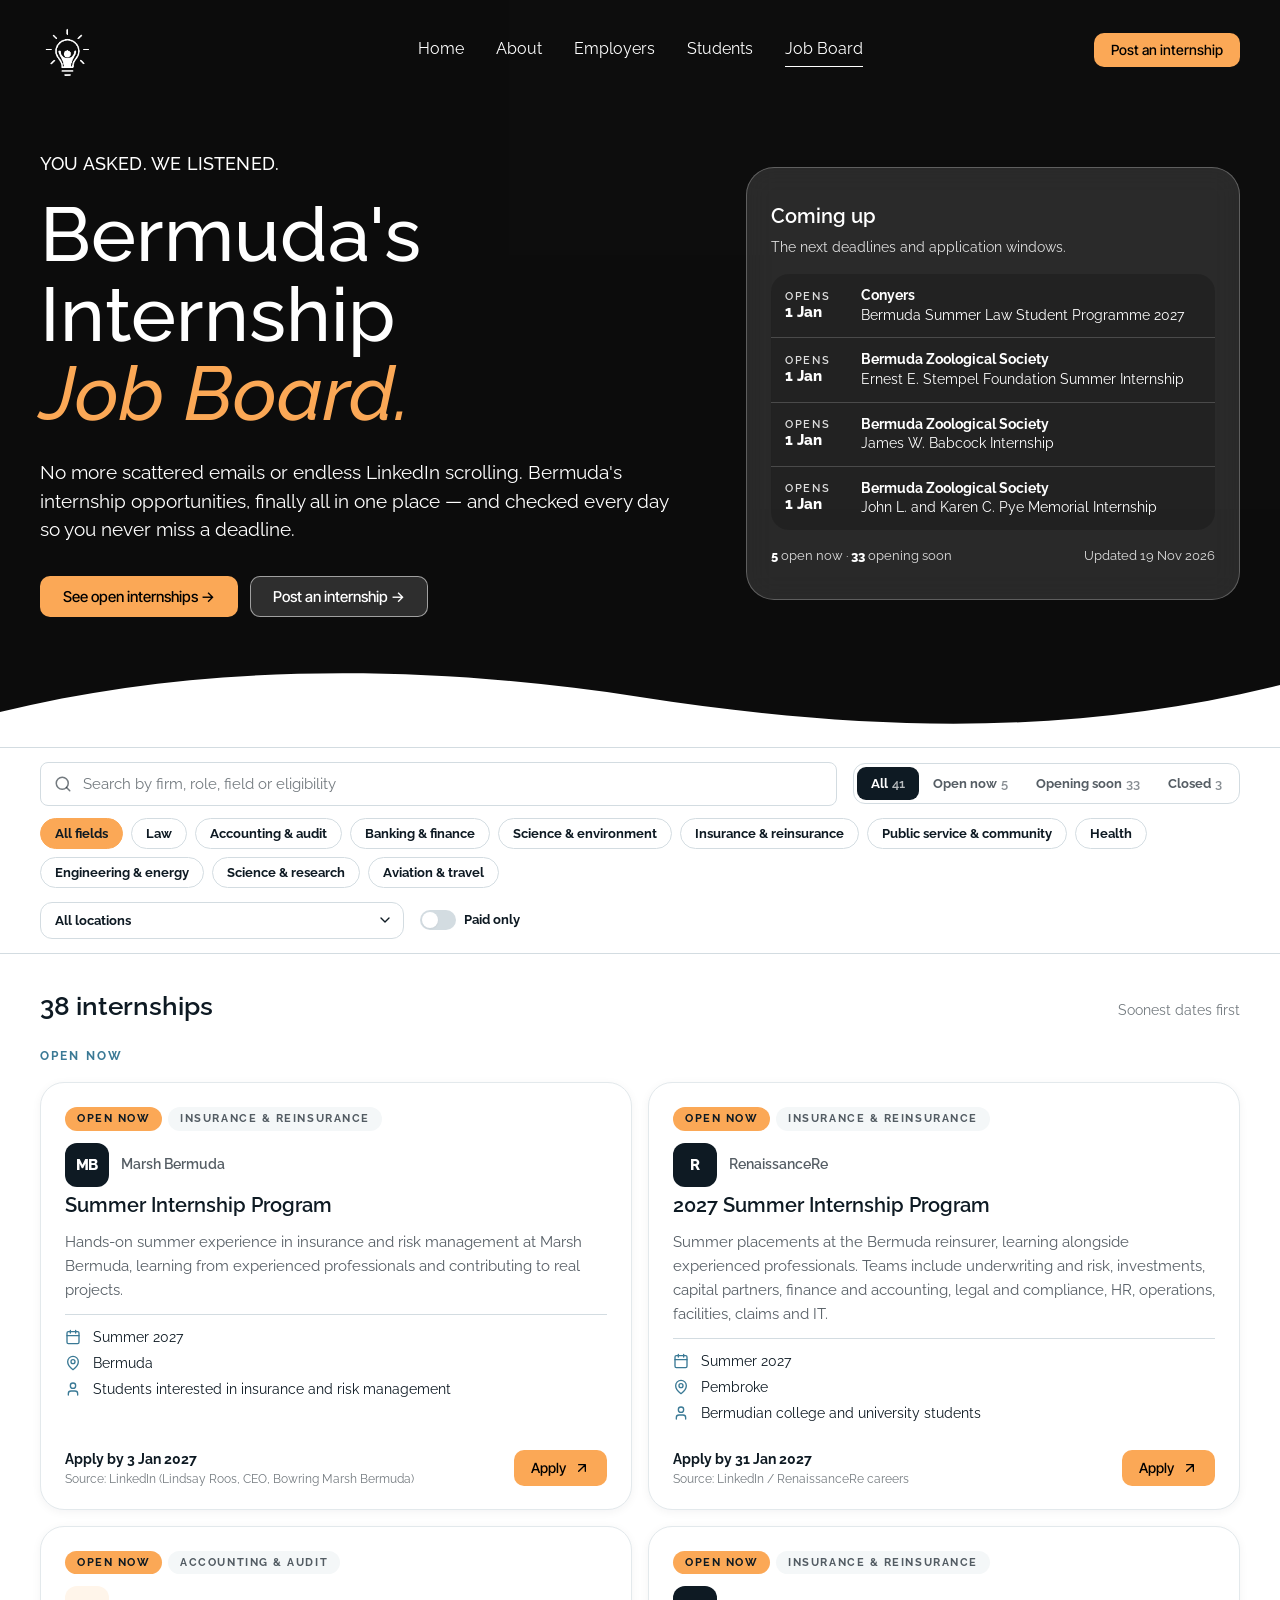
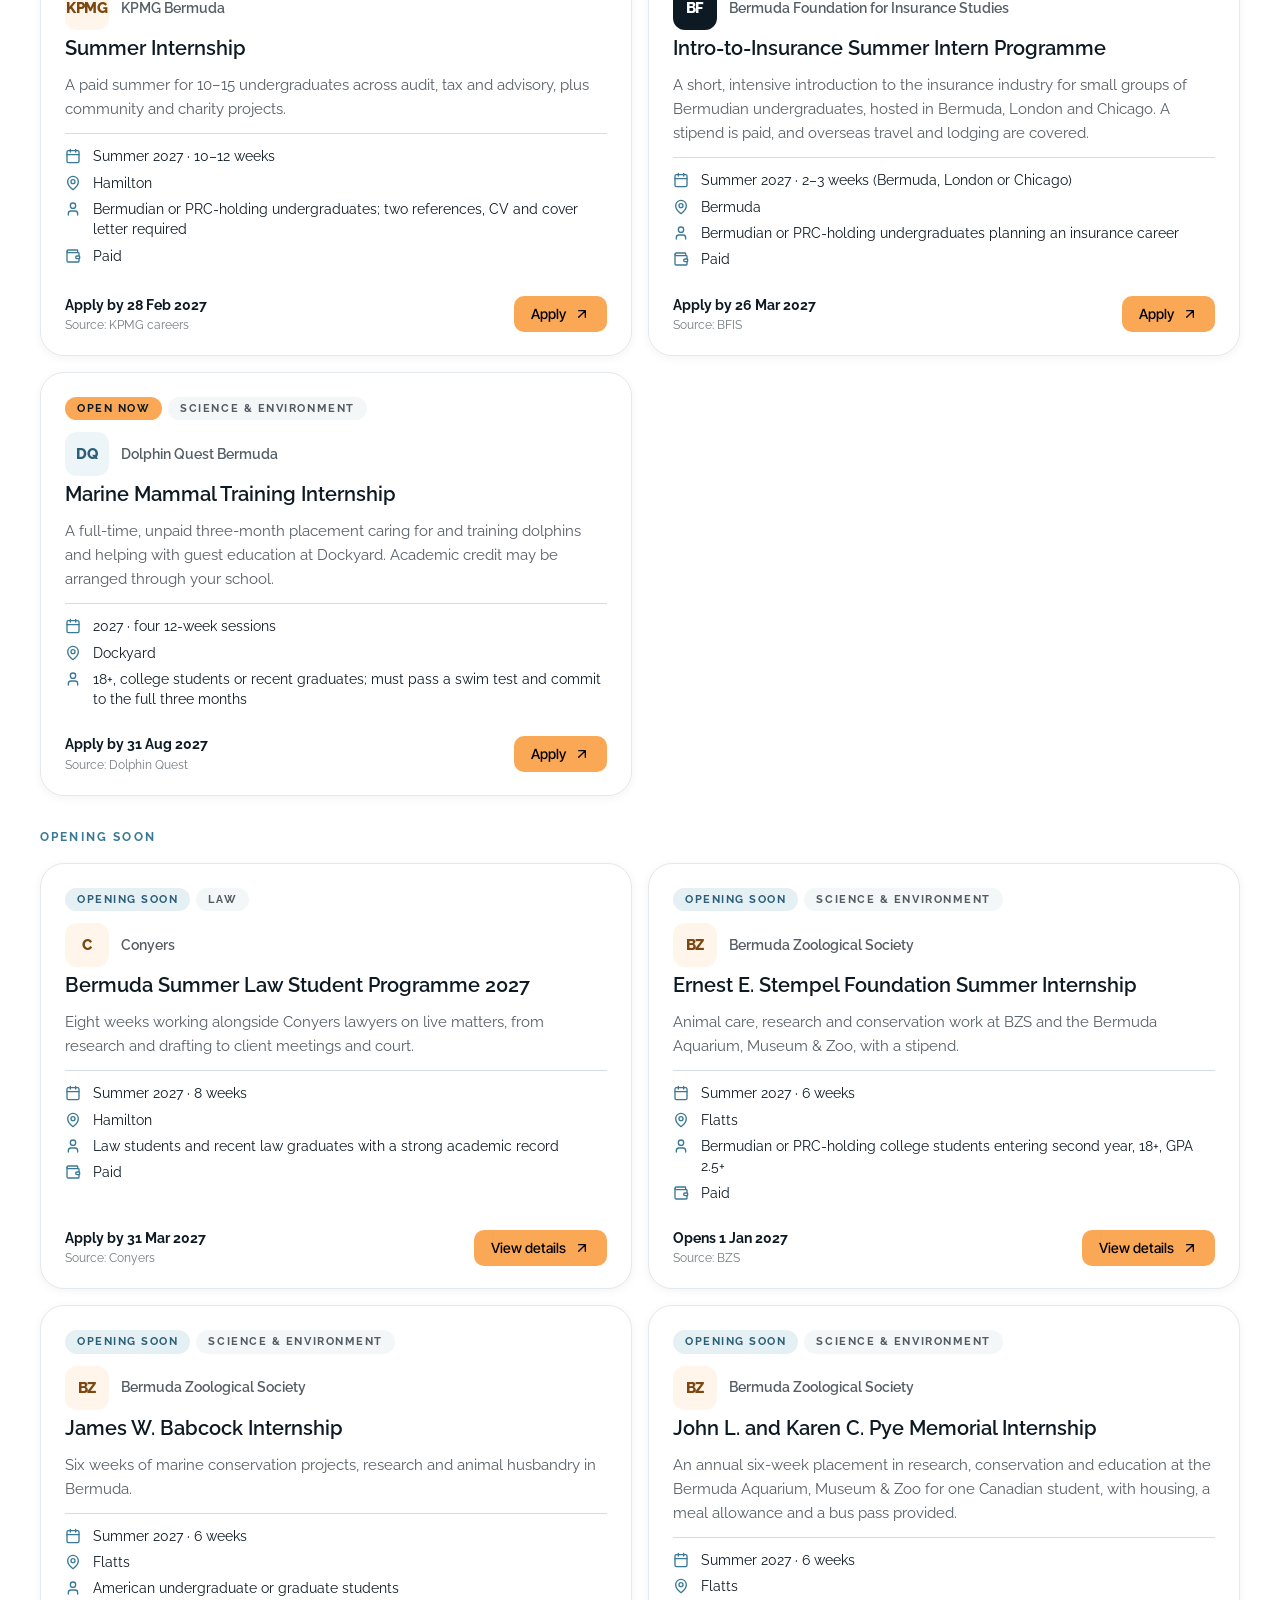
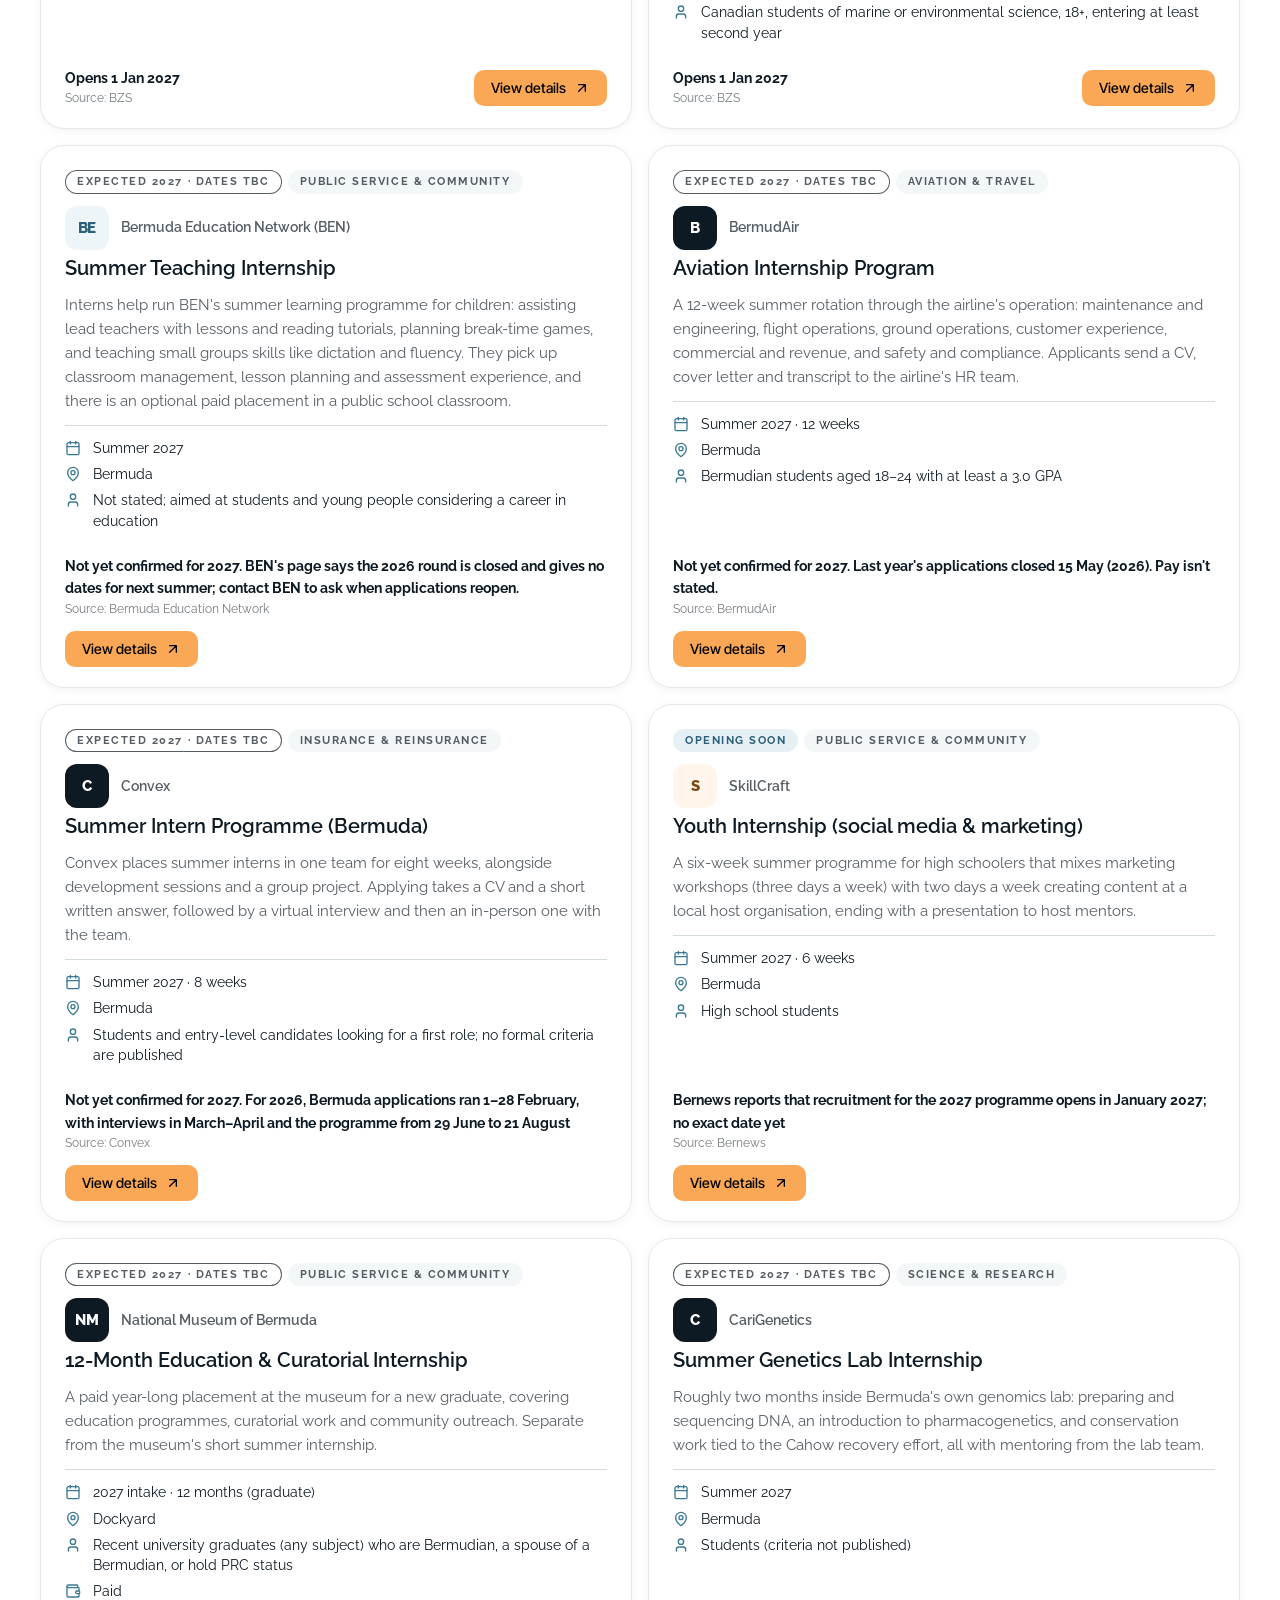
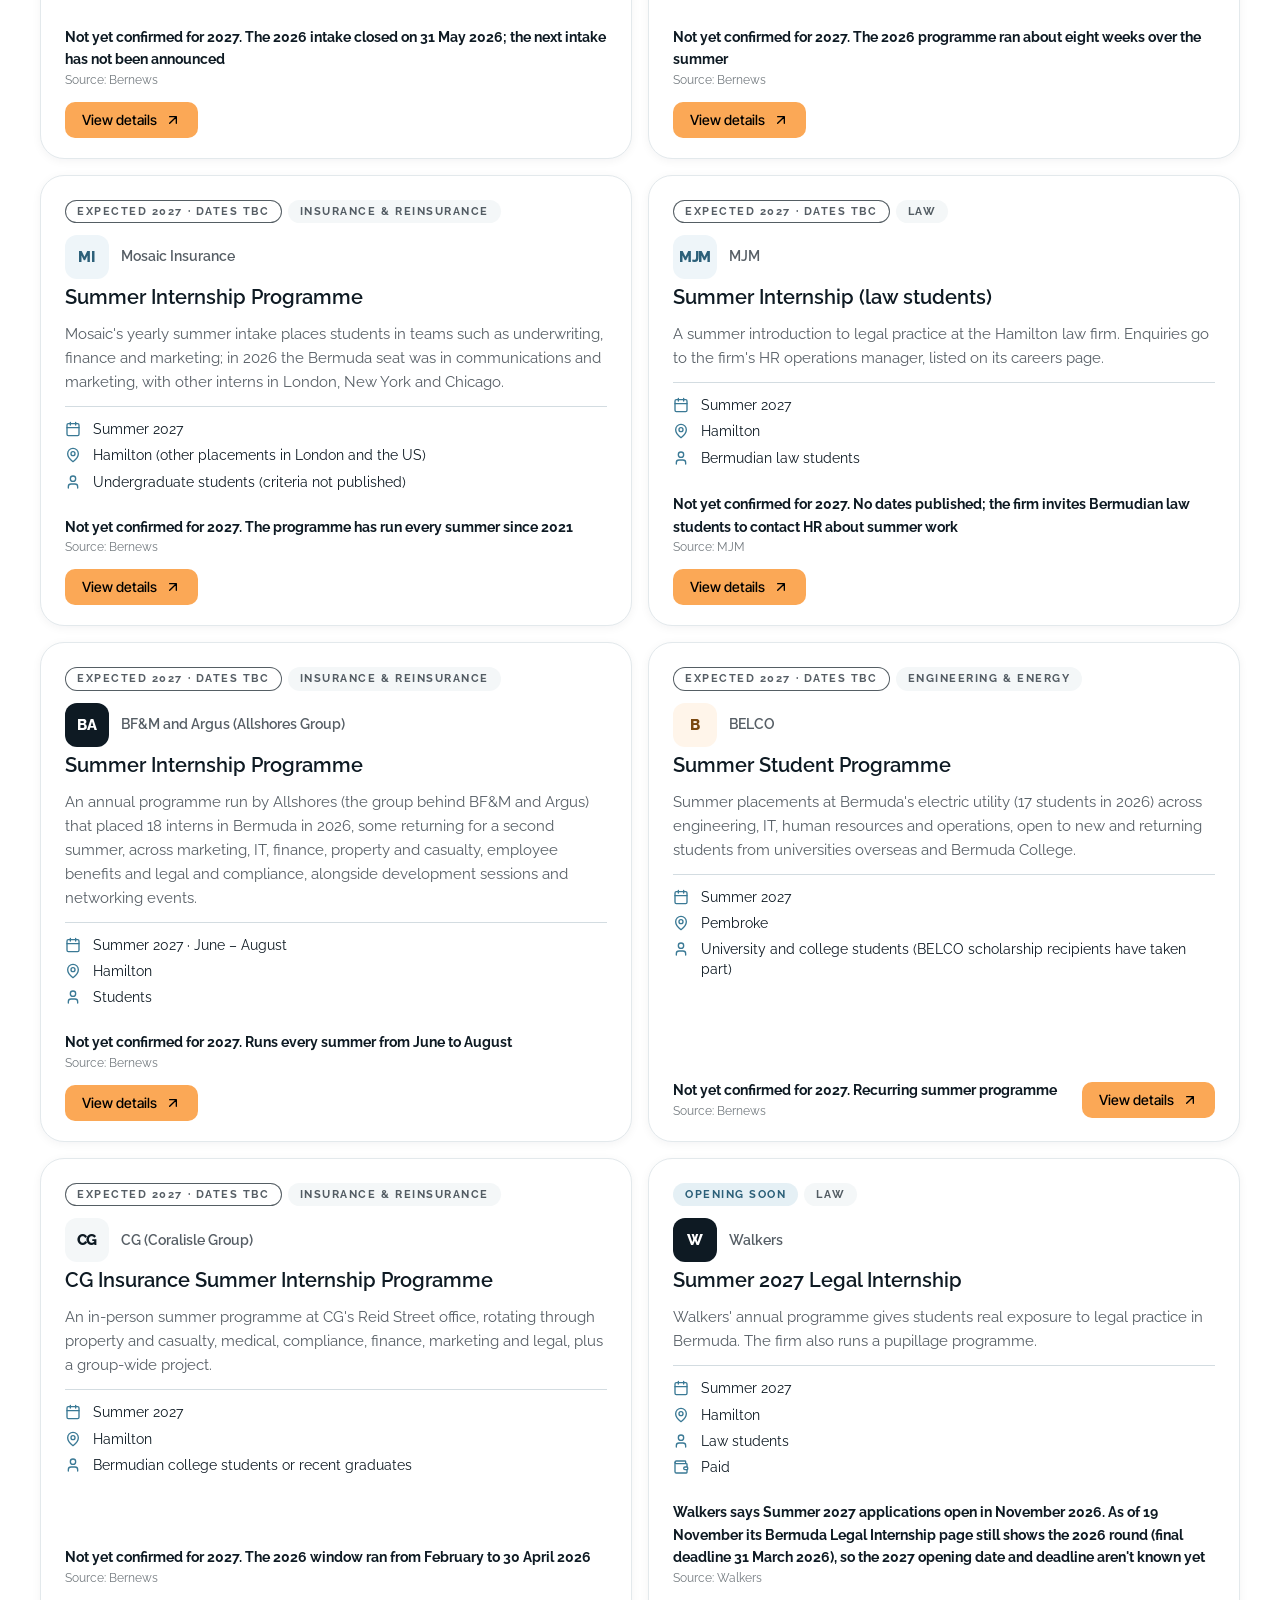
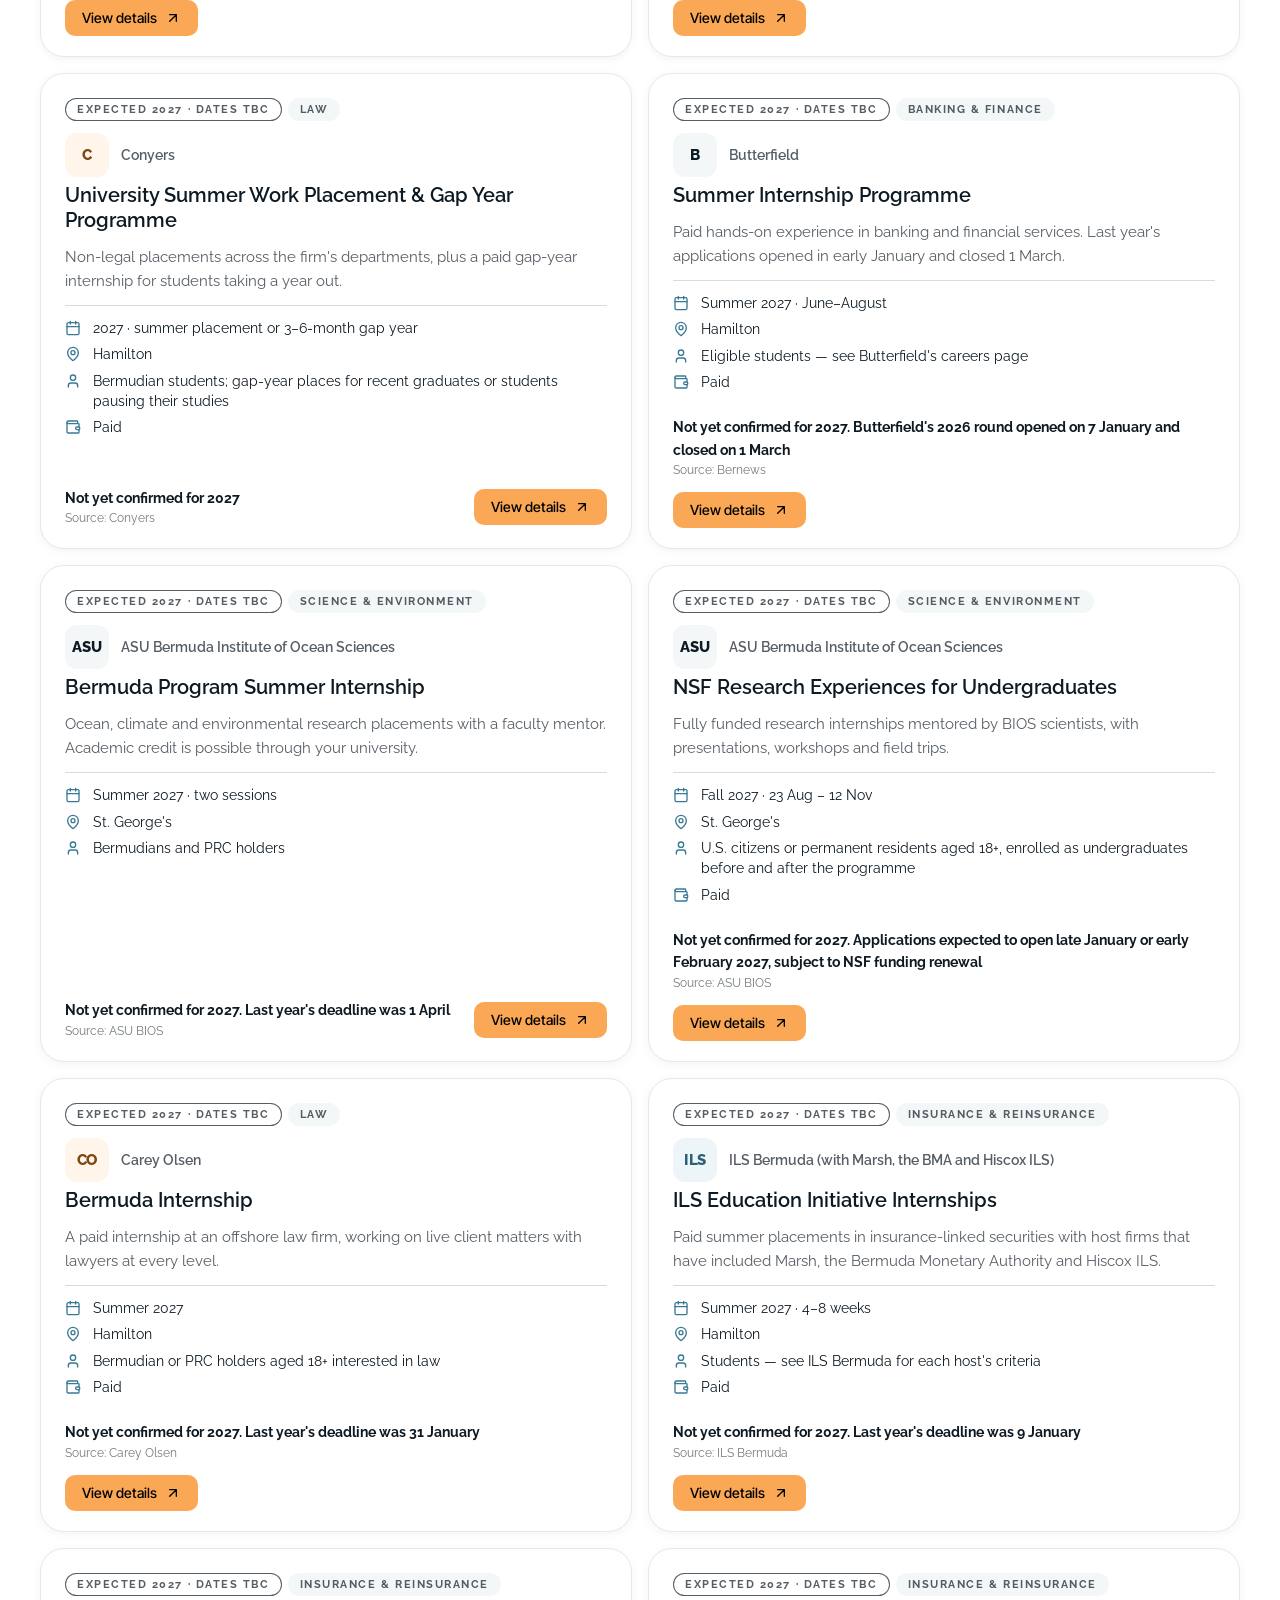
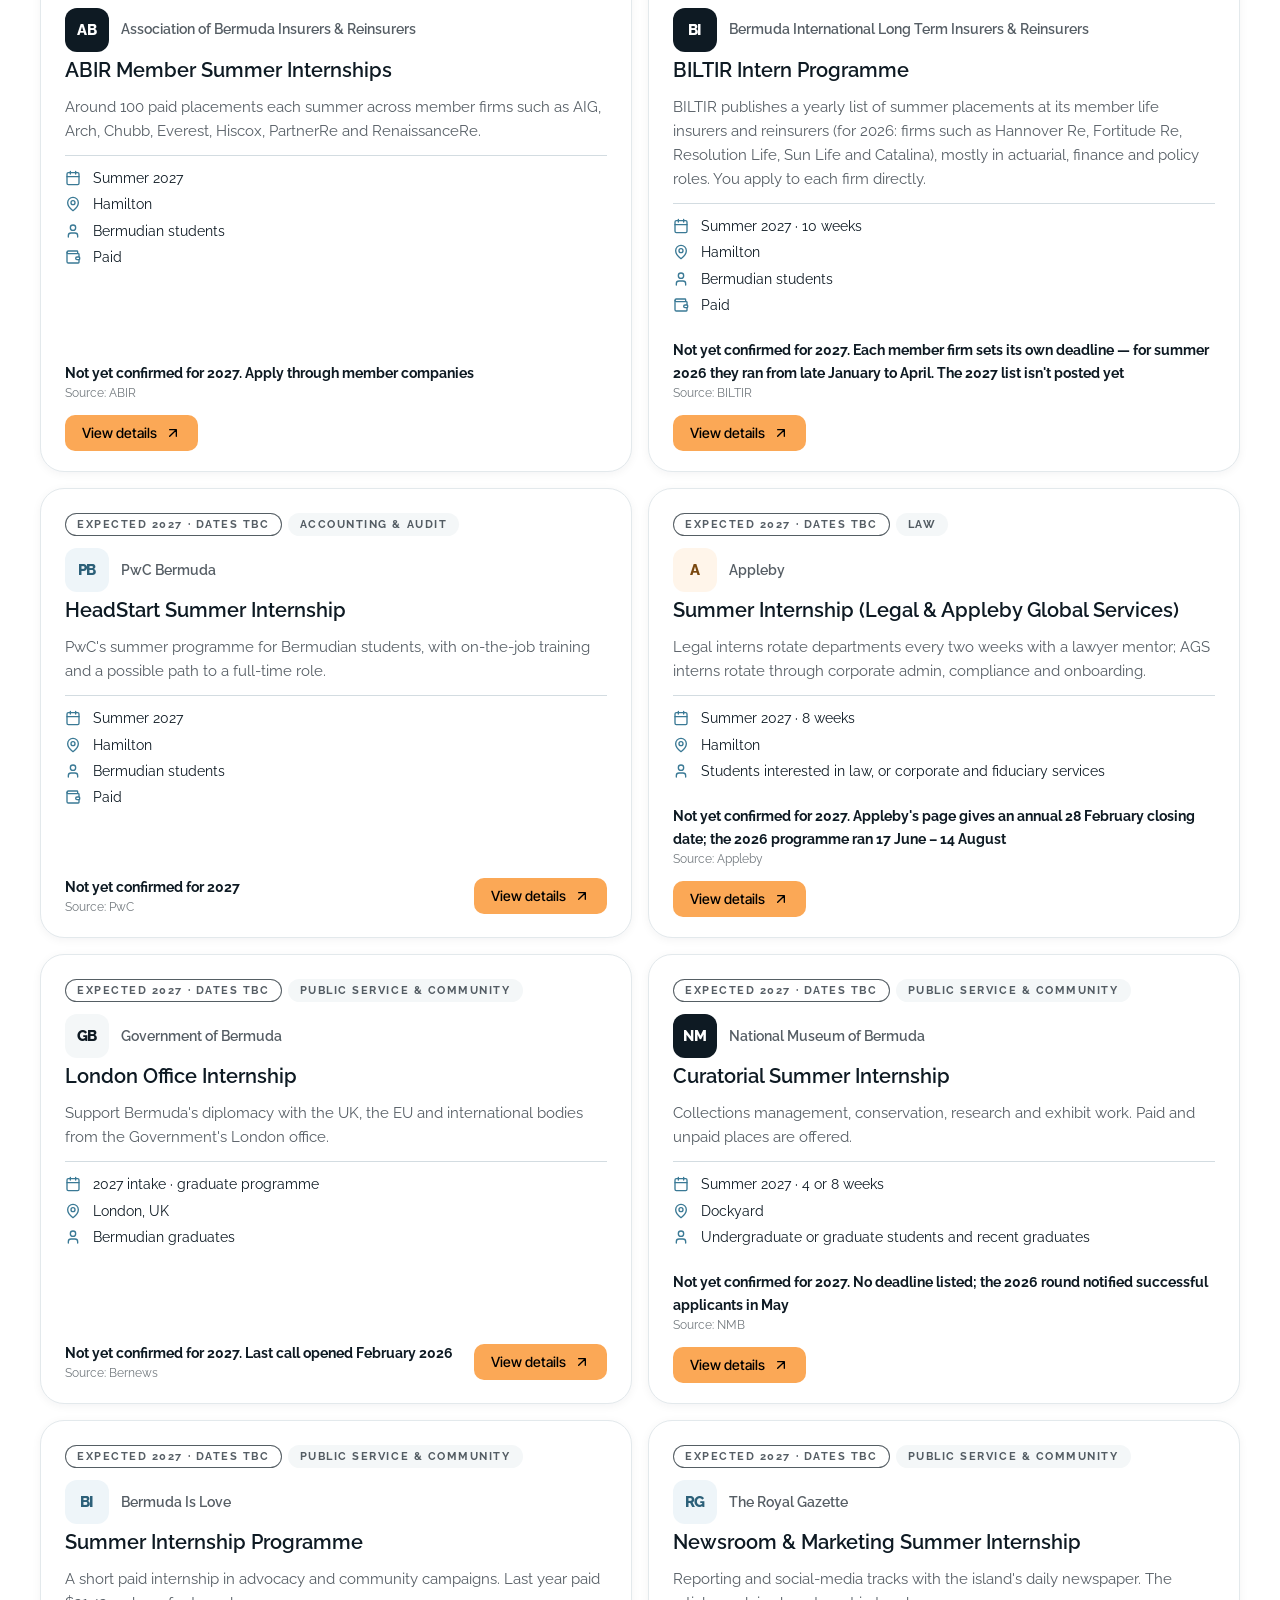
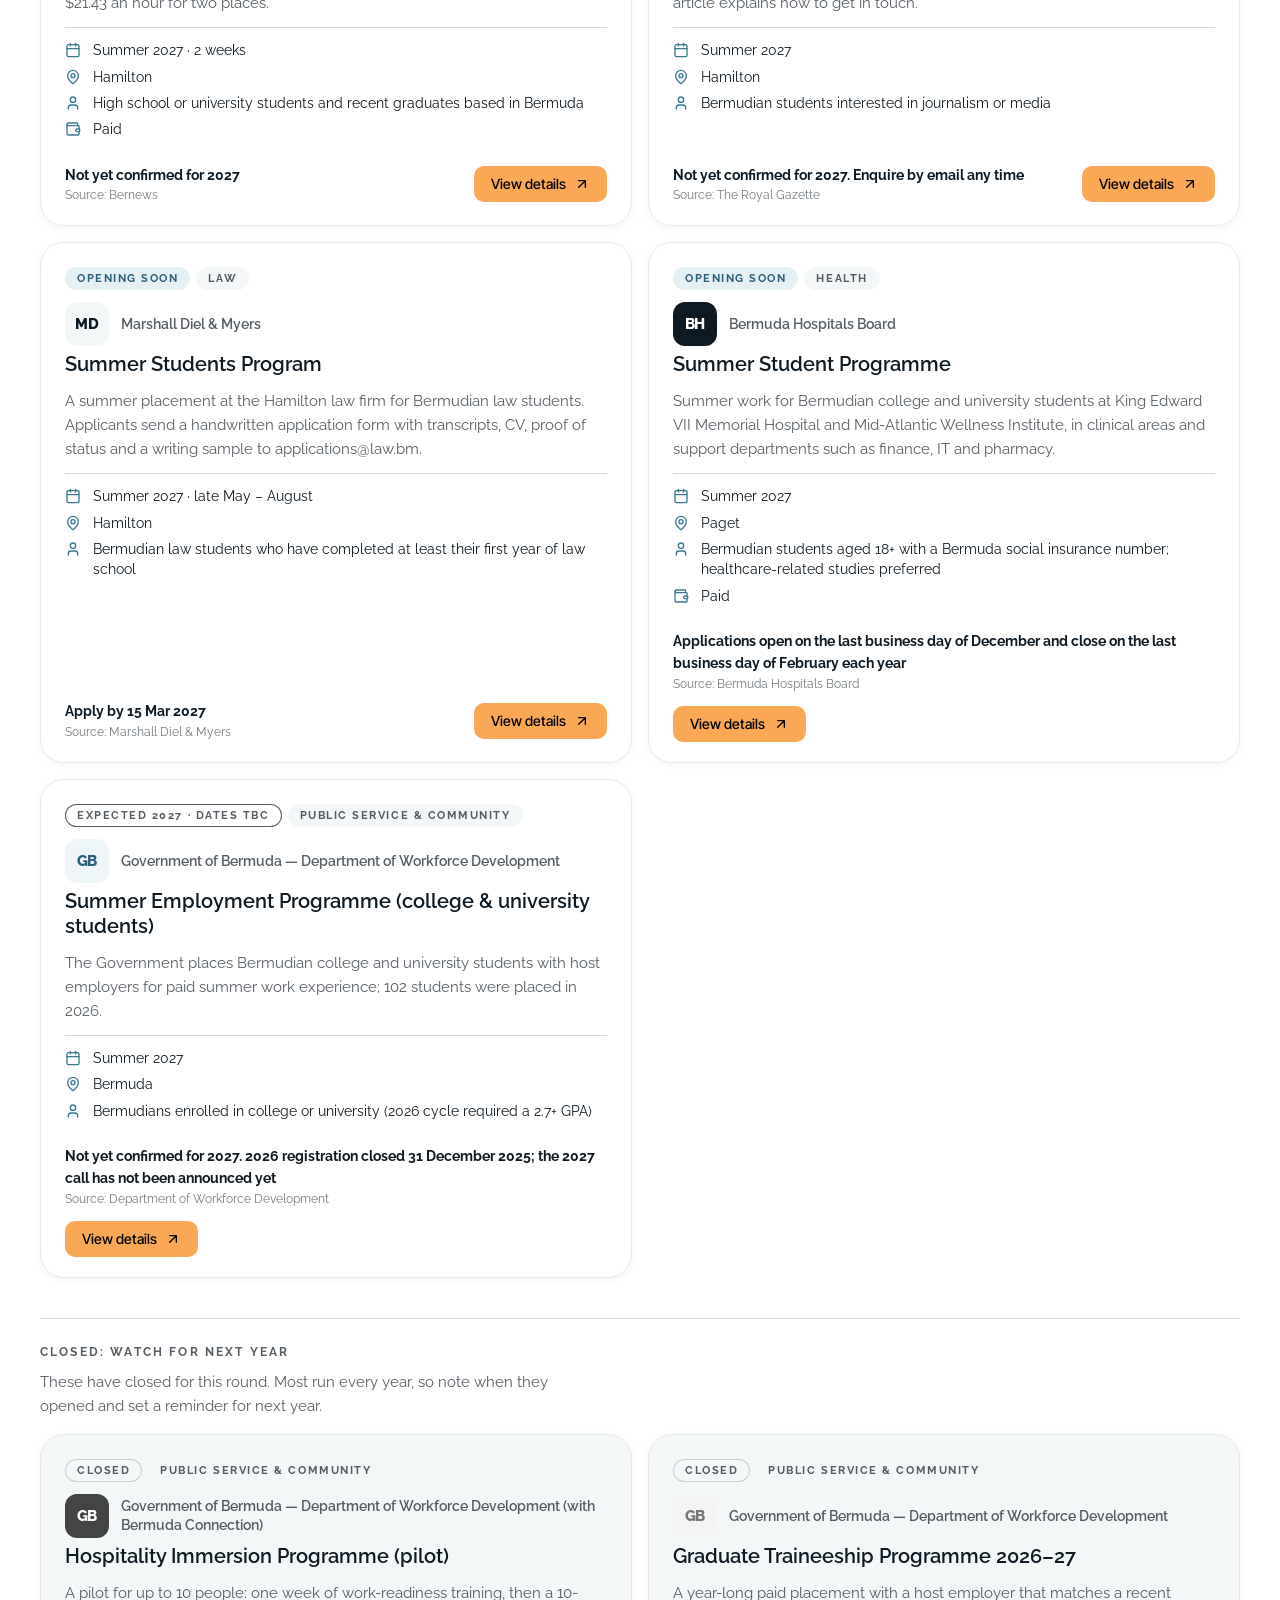
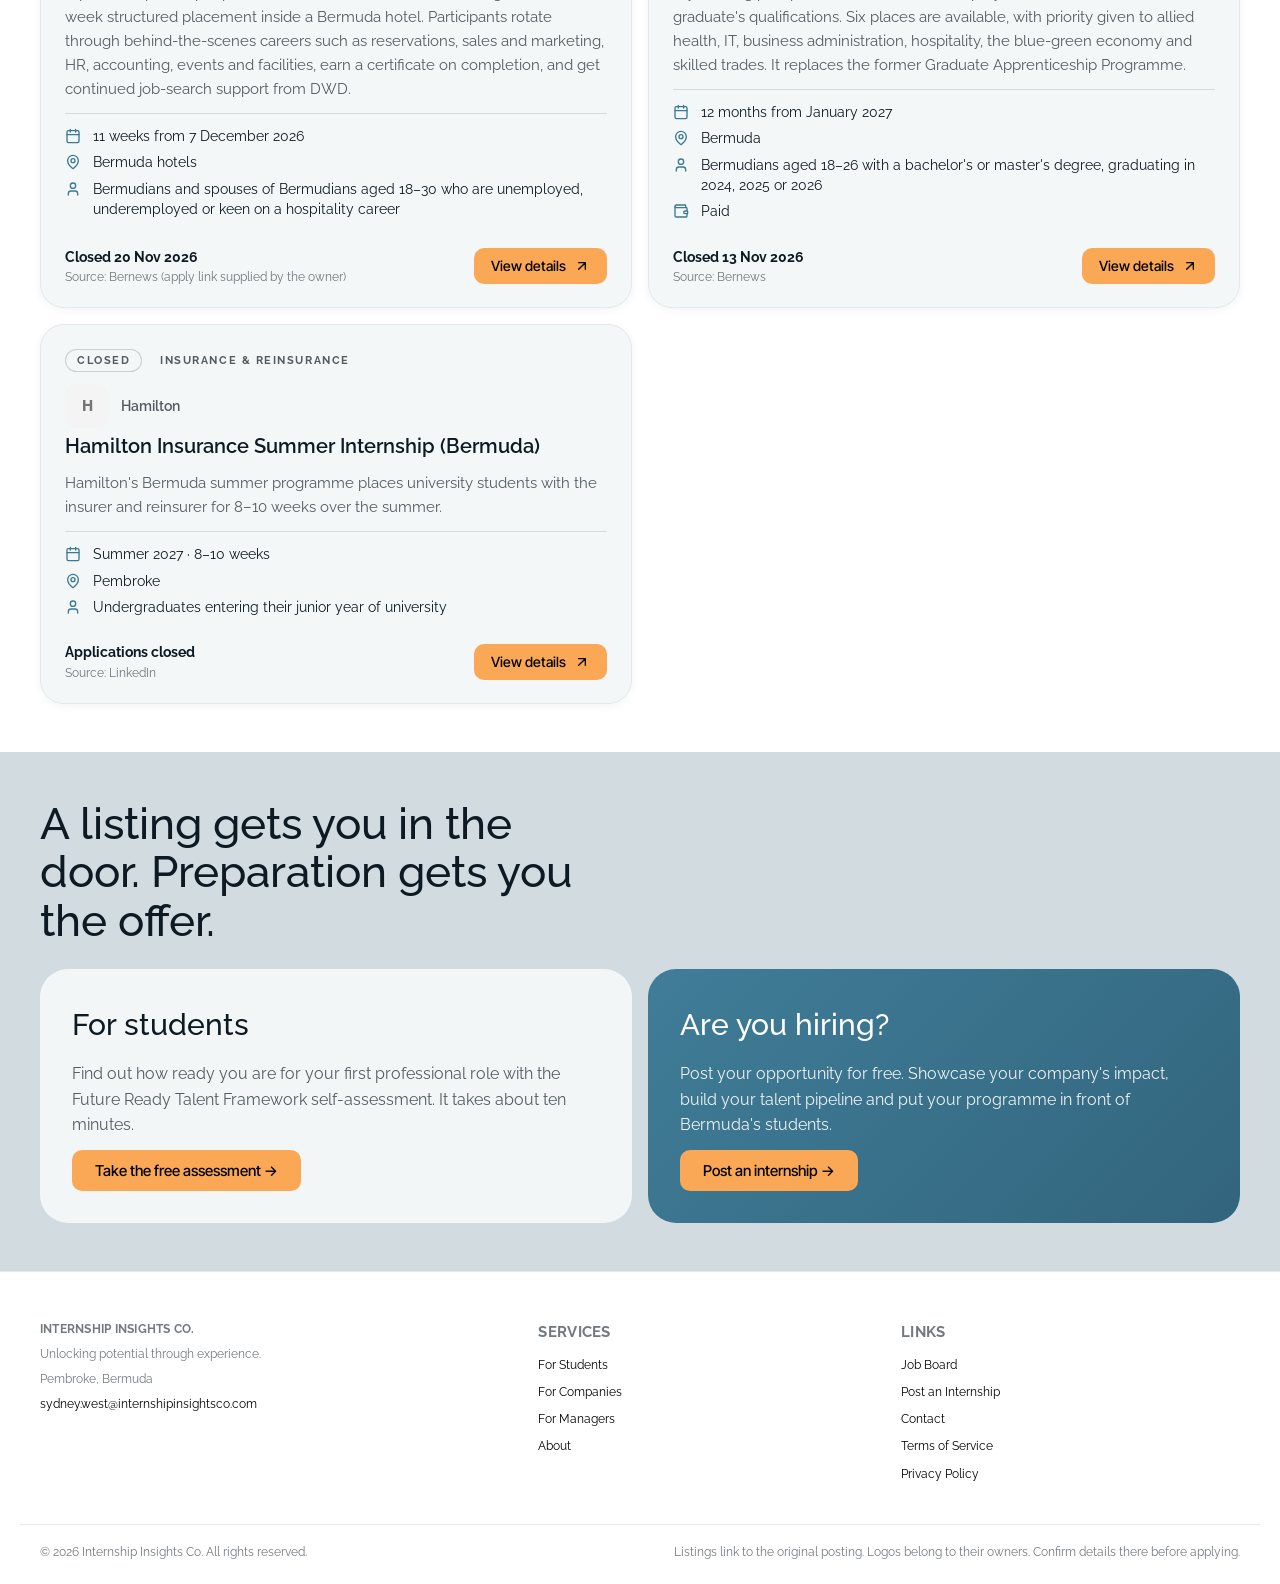
<file: index.html>
<!doctype html>
<html lang="en">
<head>
  <meta charset="utf-8">
  <meta name="viewport" content="width=device-width, initial-scale=1">
  <title>Bermuda Internships 2027 | Bermuda Internship Board by Internship Insights Co.</title>
  <meta name="description" content="Every internship in Bermuda in one place: summer 2027 internships, student programmes and deadlines in insurance, law, accounting, banking, science and more. Checked daily by Internship Insights Co.">
  <link rel="canonical" href="https://jobboard.internshipinsightsco.com/">
  <meta property="og:type" content="website">
  <meta property="og:site_name" content="Bermuda Internship Board">
  <meta property="og:title" content="Bermuda Internship Board | Every internship in Bermuda, in one place">
  <meta property="og:description" content="Summer 2027 internships and student programmes in Bermuda, with deadlines, checked daily.">
  <meta property="og:url" content="https://jobboard.internshipinsightsco.com/">
  <meta property="og:image" content="https://jobboard.internshipinsightsco.com/assets/og-image.png">
  <meta name="twitter:card" content="summary_large_image">
  <script type="application/ld+json">{"@context": "https://schema.org", "@type": "WebSite", "name": "Bermuda Internship Board", "url": "https://jobboard.internshipinsightsco.com/", "publisher": {"@type": "Organization", "name": "Internship Insights Co.", "url": "https://www.internshipinsightsco.com/", "logo": "https://jobboard.internshipinsightsco.com/assets/favicon-512.png"}}</script>
  <link rel="icon" href="assets/favicon.ico" sizes="any">
  <link rel="icon" type="image/png" sizes="32x32" href="assets/favicon-32.png">
  <link rel="icon" type="image/png" sizes="512x512" href="assets/favicon-512.png">
  <link rel="apple-touch-icon" href="assets/apple-touch-icon.png">
  <link rel="preconnect" href="https://fonts.googleapis.com">
  <link rel="preconnect" href="https://fonts.gstatic.com" crossorigin>
  <link rel="stylesheet" href="https://fonts.googleapis.com/css2?family=Inter+Tight:wght@500;600&family=Raleway:ital,wght@0,400;0,500;0,600;0,700;1,500&display=swap">
  <link rel="stylesheet" href="styles.css">
</head>
<body>
  <header class="site-header">
    <div class="wrap">
      <a class="brand" href="https://www.internshipinsightsco.com/">
        <img src="assets/logo-mark-white.png" alt="Internship Insights Co." width="57" height="55">
      </a>
      <nav class="site-nav" aria-label="Main">
        <a href="https://www.internshipinsightsco.com/">Home</a>
        <a href="https://www.internshipinsightsco.com/about-us">About</a>
        <a href="https://www.internshipinsightsco.com/employers">Employers</a>
        <a href="https://www.internshipinsightsco.com/students">Students</a>
        <a href="index.html" aria-current="page">Job Board</a>
      </nav>
      <a class="btn btn-primary btn-sm nav-cta" href="post.html">Post an internship</a>
    </div>
  </header>

  <main>
    <section class="hero photo-hero">
      <div class="wrap hero-grid">
        <div>
          <p class="kicker">You asked. We listened.</p>
          <h1>Bermuda's Internship <em>Job Board.</em></h1>
          <p class="lede">No more scattered emails or endless LinkedIn scrolling. Bermuda's internship opportunities, finally all in one place — and checked every day so you never miss a deadline.</p>
          <div class="hero-actions">
            <a class="btn btn-primary" href="#listings">See open internships →</a>
            <a class="btn btn-glass" href="post.html">Post an internship →</a>
          </div>
        </div>
        <aside class="closing-panel" aria-labelledby="closing-title">
          <h2 id="closing-title">Coming up</h2>
          <p class="panel-sub">The next deadlines and application windows.</p>
          <ul class="closing-list" id="closing-list"></ul>
          <div class="panel-foot">
            <span><b id="open-count">–</b> open now · <b id="upcoming-count">–</b> opening soon</span>
            <span id="updated">Updated daily</span>
          </div>
        </aside>
      </div>
      <svg class="wave" viewBox="0 0 1440 120" preserveAspectRatio="none" aria-hidden="true"><path d="M0,72 C220,8 470,6 720,52 C980,100 1210,104 1440,36 L1440,120 L0,120 Z"/></svg>
    </section>

    <div class="filters" id="listings">
      <div class="wrap">
        <label class="search">
          <span class="visually-hidden">Search internships</span>
          <svg viewBox="0 0 24 24" fill="none" stroke="currentColor" stroke-width="2" stroke-linecap="round" stroke-linejoin="round" aria-hidden="true"><circle cx="11" cy="11" r="8"/><path d="m21 21-4.3-4.3"/></svg>
          <input id="q" type="search" placeholder="Search by firm, role, field or eligibility" autocomplete="off">
        </label>
        <div class="segmented" role="group" aria-label="Status">
          <button type="button" data-status="all" aria-pressed="true">All<span class="count" id="c-all"></span></button>
          <button type="button" data-status="open" aria-pressed="false">Open now<span class="count" id="c-open"></span></button>
          <button type="button" data-status="upcoming" aria-pressed="false">Opening soon<span class="count" id="c-upcoming"></span></button>
          <button type="button" data-status="closed" aria-pressed="false">Closed<span class="count" id="c-closed"></span></button>
        </div>
        <div class="chips" id="chips" role="group" aria-label="Field"></div>
        <div class="filter-row">
          <label class="visually-hidden" for="loc">Location</label>
          <select class="select" id="loc"><option value="">All locations</option></select>
          <label class="toggle"><input type="checkbox" id="paid"> Paid only</label>
        </div>
      </div>
    </div>

    <section class="results" aria-live="polite">
      <div class="wrap" id="results"></div>
    </section>

    <section class="band" id="employers">
      <div class="wrap">
        <h2>A listing gets you in the door. Preparation gets you the offer.</h2>
        <div class="band-grid">
          <div class="band-card">
            <h3>For students</h3>
            <p>Find out how ready you are for your first professional role with the Future Ready Talent Framework self-assessment. It takes about ten minutes.</p>
            <a class="btn btn-primary" href="https://students.internshipinsightsco.com/">Take the free assessment →</a>
          </div>
          <div class="band-card band-hire">
            <h3>Are you hiring?</h3>
            <p>Post your opportunity for free. Showcase your company's impact, build your talent pipeline and put your programme in front of Bermuda's students.</p>
            <a class="btn btn-primary" href="post.html">Post an internship →</a>
          </div>
        </div>
      </div>
    </section>
  </main>

  <dialog class="detail" id="detail" aria-labelledby="d-title"></dialog>

  <footer class="site-footer">
    <div class="wrap footer-grid">
      <div>
        <p class="f-title">Internship Insights Co.</p>
        <p>Unlocking potential through experience.</p>
        <p>Pembroke, Bermuda</p>
        <p><a href="mailto:sydney.west@internshipinsightsco.com">sydney.west@internshipinsightsco.com</a></p>
      </div>
      <div>
        <p class="f-head">Services</p>
        <a href="https://www.internshipinsightsco.com/students">For Students</a>
        <a href="https://www.internshipinsightsco.com/employers">For Companies</a>
        <a href="https://www.internshipinsightsco.com/managers">For Managers</a>
        <a href="https://www.internshipinsightsco.com/about-us">About</a>
      </div>
      <div>
        <p class="f-head">Links</p>
        <a href="index.html">Job Board</a>
        <a href="post.html">Post an Internship</a>
        <a href="https://www.internshipinsightsco.com/contact">Contact</a>
        <a href="https://www.internshipinsightsco.com/terms-of-service">Terms of Service</a>
        <a href="https://www.internshipinsightsco.com/privacy-policy">Privacy Policy</a>
      </div>
    </div>
    <div class="wrap footer-base">
      <p>© <span class="yr">2026</span> Internship Insights Co. All rights reserved.</p>
      <p>Listings link to the original posting. Logos belong to their owners. Confirm details there before applying.</p>
    </div>
  </footer>

  <script src="app.js" defer></script>
</body>
</html>
</file>
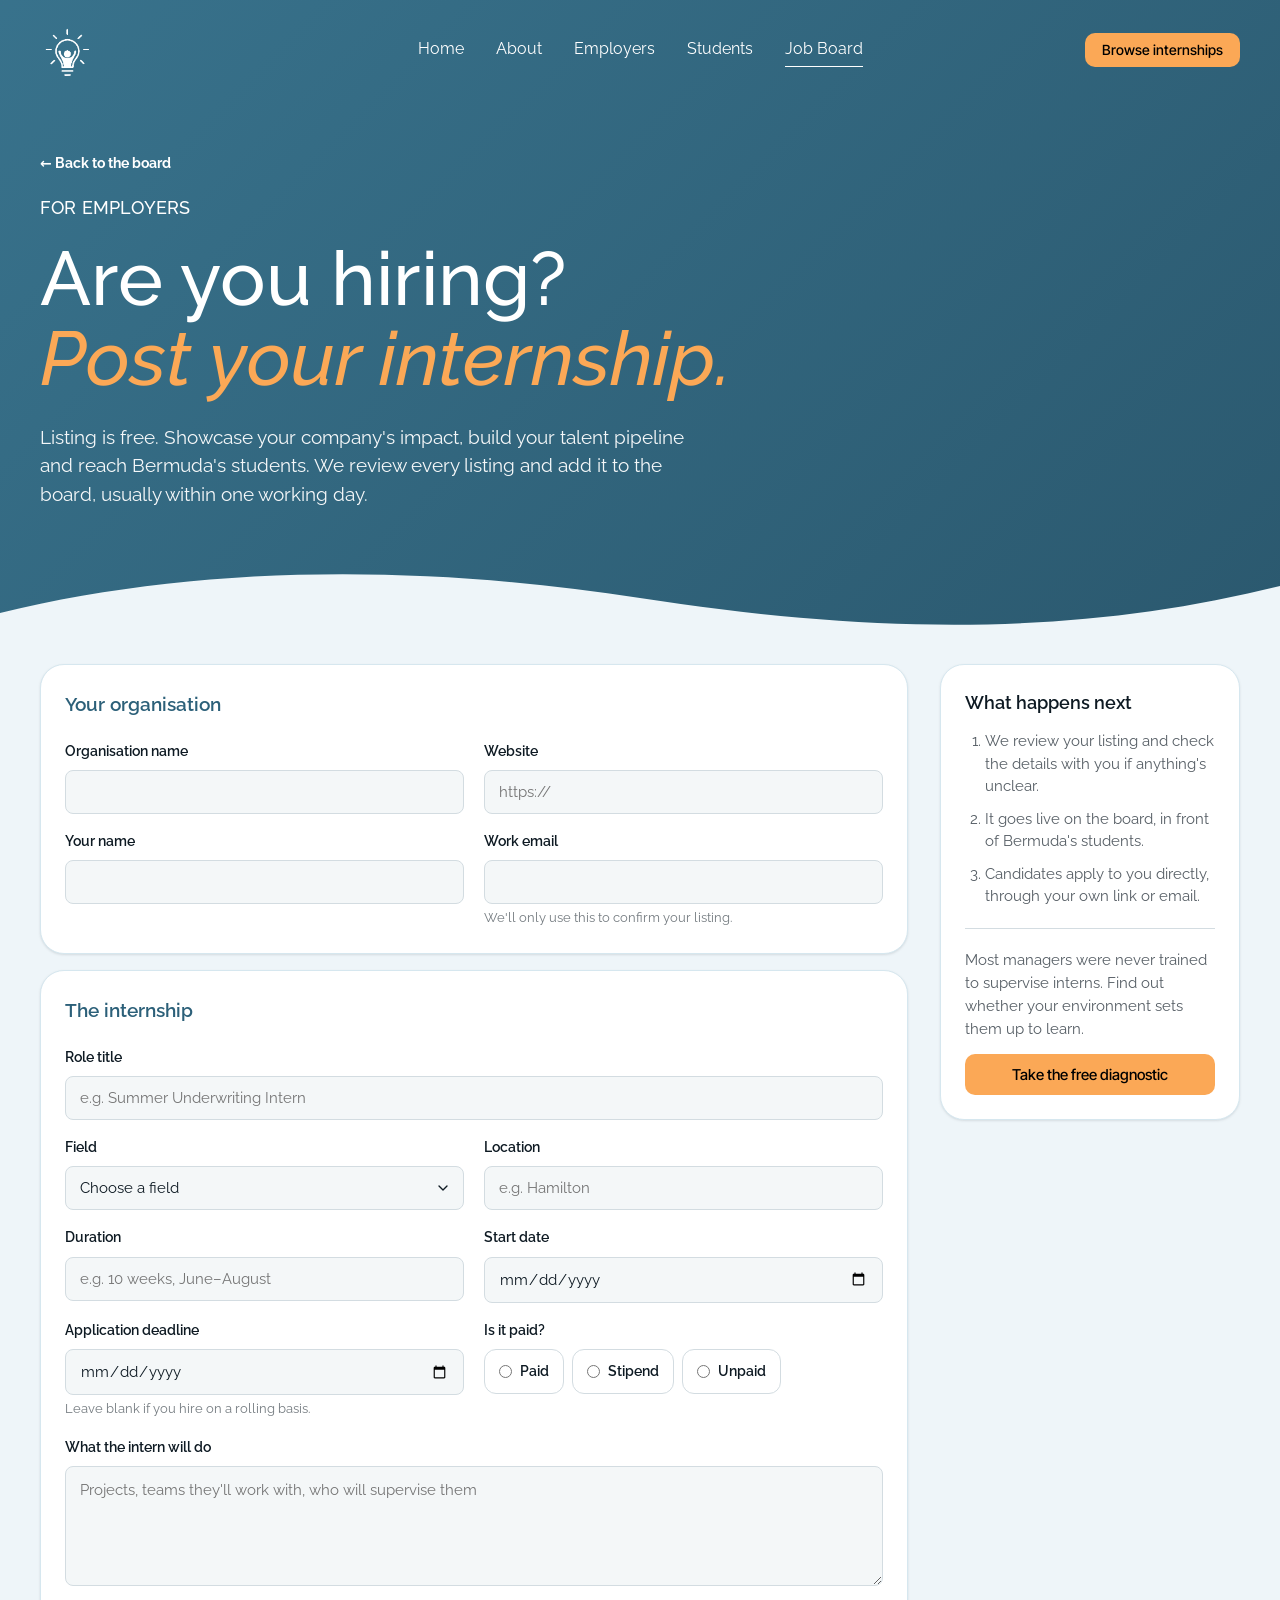
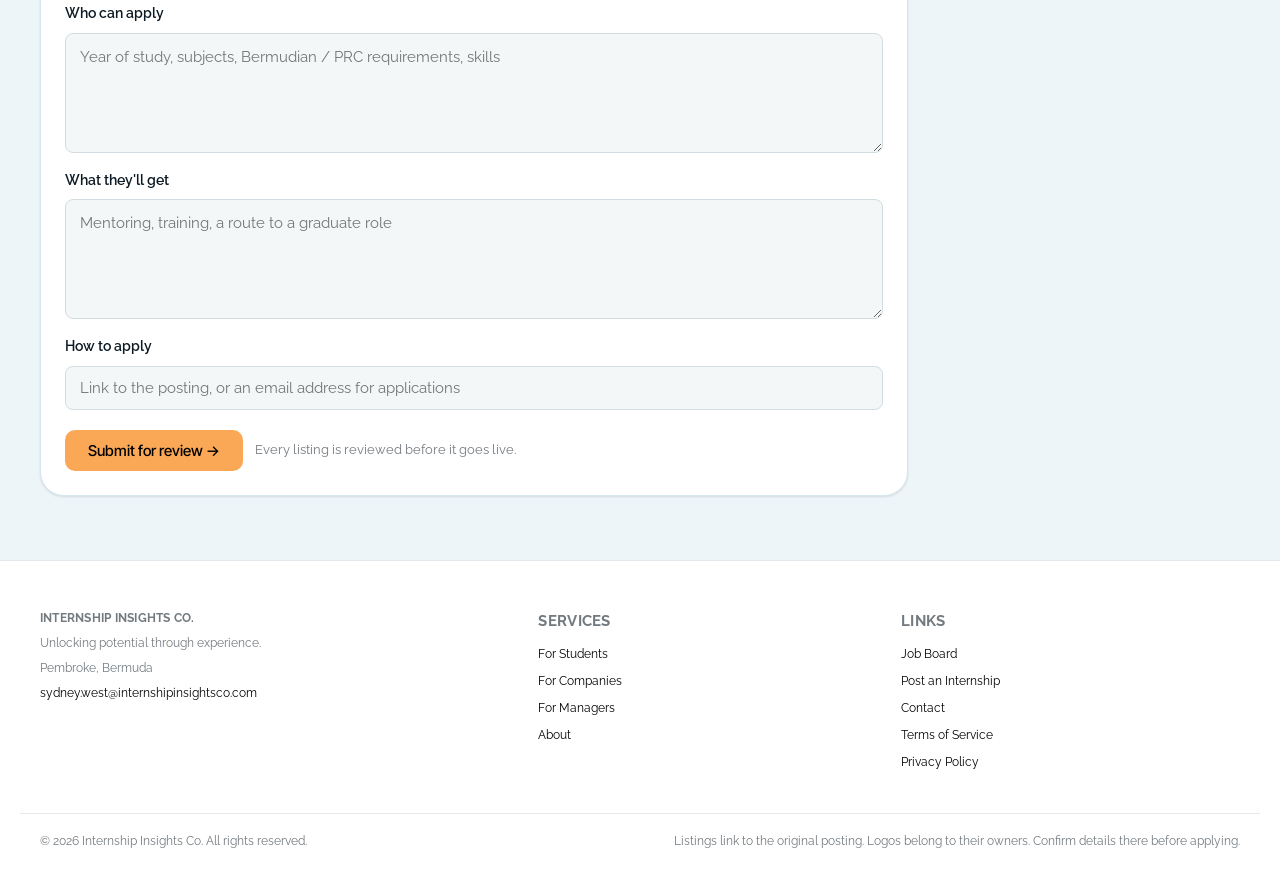
<file: post.html>
<!doctype html>
<html lang="en">
<head>
  <meta charset="utf-8">
  <meta name="viewport" content="width=device-width, initial-scale=1">
  <title>Post an internship | Bermuda Internship Board</title>
  <meta name="description" content="Post your Bermuda internship on the Internship Insights Co. board for free.">
  <link rel="canonical" href="https://jobboard.internshipinsightsco.com/post.html">
  <meta property="og:title" content="Post an internship for free | Bermuda Internship Board">
  <meta property="og:image" content="https://jobboard.internshipinsightsco.com/assets/og-image.png">
  <link rel="icon" href="assets/favicon.ico" sizes="any">
  <link rel="icon" type="image/png" sizes="32x32" href="assets/favicon-32.png">
  <link rel="icon" type="image/png" sizes="512x512" href="assets/favicon-512.png">
  <link rel="apple-touch-icon" href="assets/apple-touch-icon.png">
  <link rel="preconnect" href="https://fonts.googleapis.com">
  <link rel="preconnect" href="https://fonts.gstatic.com" crossorigin>
  <link rel="stylesheet" href="https://fonts.googleapis.com/css2?family=Inter+Tight:wght@500;600&family=Raleway:ital,wght@0,400;0,500;0,600;0,700;1,500&display=swap">
  <link rel="stylesheet" href="styles.css">
</head>
<body class="employer">
  <header class="site-header">
    <div class="wrap">
      <a class="brand" href="https://www.internshipinsightsco.com/">
        <img src="assets/logo-mark-white.png" alt="Internship Insights Co." width="57" height="55">
      </a>
      <nav class="site-nav" aria-label="Main">
        <a href="https://www.internshipinsightsco.com/">Home</a>
        <a href="https://www.internshipinsightsco.com/about-us">About</a>
        <a href="https://www.internshipinsightsco.com/employers">Employers</a>
        <a href="https://www.internshipinsightsco.com/students">Students</a>
        <a href="index.html" aria-current="page">Job Board</a>
      </nav>
      <a class="btn btn-primary btn-sm nav-cta" href="index.html">Browse internships</a>
    </div>
  </header>

  <main>
    <section class="page-head hire-head photo-hero">
      <div class="wrap">
        <a class="back" href="index.html">← Back to the board</a>
        <p class="kicker">For employers</p>
        <h1>Are you hiring? <em>Post your internship.</em></h1>
        <p class="lede">Listing is free. Showcase your company's impact, build your talent pipeline and reach Bermuda's students. We review every listing and add it to the board, usually within one working day.</p>
      </div>
      <svg class="wave" viewBox="0 0 1440 120" preserveAspectRatio="none" aria-hidden="true"><path d="M0,72 C220,8 470,6 720,52 C980,100 1210,104 1440,36 L1440,120 L0,120 Z"/></svg>
    </section>

    <div class="wrap form-layout">
      <form id="post-form" name="post-internship" method="POST" action="/thanks.html" data-netlify="true" netlify-honeypot="company-fax">
        <input type="hidden" name="form-name" value="post-internship">
        <p class="hp"><label>Leave this empty <input name="company-fax" tabindex="-1" autocomplete="off"></label></p>

        <section class="form-card">
          <h2>Your organisation</h2>
          <div class="fields">
            <div class="field"><label for="f-company">Organisation name</label><input id="f-company" name="company" required autocomplete="organization"></div>
            <div class="field"><label for="f-website">Website</label><input id="f-website" name="website" type="url" placeholder="https://" required></div>
            <div class="field"><label for="f-contact">Your name</label><input id="f-contact" name="contact-name" required autocomplete="name"></div>
            <div class="field"><label for="f-email">Work email</label><input id="f-email" name="email" type="email" required autocomplete="email"><span class="hint">We'll only use this to confirm your listing.</span></div>
          </div>
        </section>

        <section class="form-card">
          <h2>The internship</h2>
          <div class="fields">
            <div class="field wide"><label for="f-title">Role title</label><input id="f-title" name="title" required placeholder="e.g. Summer Underwriting Intern"></div>
            <div class="field">
              <label for="f-field">Field</label>
              <select id="f-field" name="field" required>
                <option value="">Choose a field</option>
                <option>Accounting &amp; audit</option>
                <option>Banking &amp; finance</option>
                <option>Insurance &amp; reinsurance</option>
                <option>Law</option>
                <option>Technology</option>
                <option>Health</option>
                <option>Science &amp; environment</option>
                <option>Public service &amp; community</option>
                <option>Hospitality &amp; tourism</option>
                <option>Marketing &amp; media</option>
                <option>Other</option>
              </select>
            </div>
            <div class="field"><label for="f-location">Location</label><input id="f-location" name="location" required placeholder="e.g. Hamilton"></div>
            <div class="field"><label for="f-duration">Duration</label><input id="f-duration" name="duration" required placeholder="e.g. 10 weeks, June–August"></div>
            <div class="field"><label for="f-start">Start date</label><input id="f-start" name="start-date" type="date"></div>
            <div class="field"><label for="f-deadline">Application deadline</label><input id="f-deadline" name="deadline" type="date"><span class="hint">Leave blank if you hire on a rolling basis.</span></div>
            <div class="field">
              <span class="label" id="paid-label">Is it paid?</span>
              <div class="radio-row" role="radiogroup" aria-labelledby="paid-label">
                <label><input type="radio" name="paid" value="Paid" required> Paid</label>
                <label><input type="radio" name="paid" value="Stipend"> Stipend</label>
                <label><input type="radio" name="paid" value="Unpaid"> Unpaid</label>
              </div>
            </div>
            <div class="field wide"><label for="f-desc">What the intern will do</label><textarea id="f-desc" name="description" required placeholder="Projects, teams they'll work with, who will supervise them"></textarea></div>
            <div class="field wide"><label for="f-req">Who can apply</label><textarea id="f-req" name="requirements" placeholder="Year of study, subjects, Bermudian / PRC requirements, skills"></textarea></div>
            <div class="field wide"><label for="f-benefits">What they'll get</label><textarea id="f-benefits" name="benefits" placeholder="Mentoring, training, a route to a graduate role"></textarea></div>
            <div class="field wide"><label for="f-apply">How to apply</label><input id="f-apply" name="apply-link" required placeholder="Link to the posting, or an email address for applications"></div>
          </div>
          <div class="form-submit">
            <button class="btn btn-primary" type="submit">Submit for review →</button>
            <p>Every listing is reviewed before it goes live.</p>
          </div>
        </section>
      </form>

      <aside class="aside-card">
        <h2>What happens next</h2>
        <ol>
          <li>We review your listing and check the details with you if anything's unclear.</li>
          <li>It goes live on the board, in front of Bermuda's students.</li>
          <li>Candidates apply to you directly, through your own link or email.</li>
        </ol>
        <hr>
        <p>Most managers were never trained to supervise interns. Find out whether your environment sets them up to learn.</p>
        <a class="btn btn-primary" href="https://employers.internshipinsightsco.com/">Take the free diagnostic</a>
      </aside>
    </div>
  </main>

  <footer class="site-footer">
    <div class="wrap footer-grid">
      <div>
        <p class="f-title">Internship Insights Co.</p>
        <p>Unlocking potential through experience.</p>
        <p>Pembroke, Bermuda</p>
        <p><a href="mailto:sydney.west@internshipinsightsco.com">sydney.west@internshipinsightsco.com</a></p>
      </div>
      <div>
        <p class="f-head">Services</p>
        <a href="https://www.internshipinsightsco.com/students">For Students</a>
        <a href="https://www.internshipinsightsco.com/employers">For Companies</a>
        <a href="https://www.internshipinsightsco.com/managers">For Managers</a>
        <a href="https://www.internshipinsightsco.com/about-us">About</a>
      </div>
      <div>
        <p class="f-head">Links</p>
        <a href="index.html">Job Board</a>
        <a href="post.html">Post an Internship</a>
        <a href="https://www.internshipinsightsco.com/contact">Contact</a>
        <a href="https://www.internshipinsightsco.com/terms-of-service">Terms of Service</a>
        <a href="https://www.internshipinsightsco.com/privacy-policy">Privacy Policy</a>
      </div>
    </div>
    <div class="wrap footer-base">
      <p>© <span class="yr">2026</span> Internship Insights Co. All rights reserved.</p>
      <p>Listings link to the original posting. Logos belong to their owners. Confirm details there before applying.</p>
    </div>
  </footer>
</body>
</html>
</file>
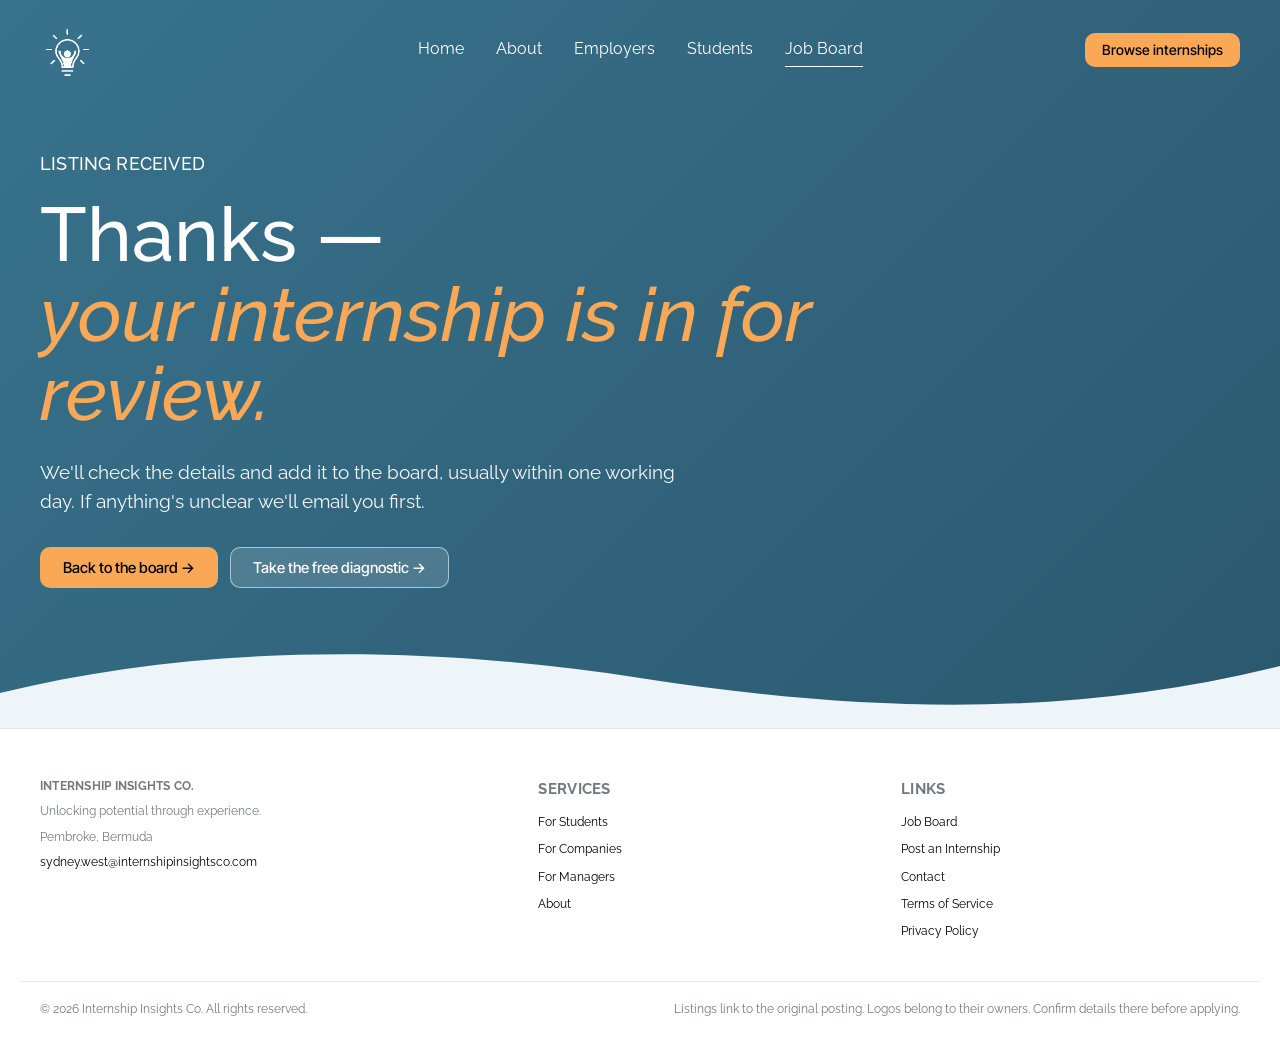
<file: thanks.html>
<!doctype html>
<html lang="en">
<head>
  <meta charset="utf-8">
  <meta name="viewport" content="width=device-width, initial-scale=1">
  <title>Listing received | Bermuda Internship Board</title>
  <meta name="robots" content="noindex">
  <link rel="icon" href="assets/favicon.ico" sizes="any">
  <link rel="icon" type="image/png" sizes="32x32" href="assets/favicon-32.png">
  <link rel="icon" type="image/png" sizes="512x512" href="assets/favicon-512.png">
  <link rel="apple-touch-icon" href="assets/apple-touch-icon.png">
  <link rel="preconnect" href="https://fonts.googleapis.com">
  <link rel="preconnect" href="https://fonts.gstatic.com" crossorigin>
  <link rel="stylesheet" href="https://fonts.googleapis.com/css2?family=Inter+Tight:wght@500;600&family=Raleway:ital,wght@0,400;0,500;0,600;0,700;1,500&display=swap">
  <link rel="stylesheet" href="styles.css">
</head>
<body class="employer">
  <header class="site-header">
    <div class="wrap">
      <a class="brand" href="https://www.internshipinsightsco.com/">
        <img src="assets/logo-mark-white.png" alt="Internship Insights Co." width="57" height="55">
      </a>
      <nav class="site-nav" aria-label="Main">
        <a href="https://www.internshipinsightsco.com/">Home</a>
        <a href="https://www.internshipinsightsco.com/about-us">About</a>
        <a href="https://www.internshipinsightsco.com/employers">Employers</a>
        <a href="https://www.internshipinsightsco.com/students">Students</a>
        <a href="index.html" aria-current="page">Job Board</a>
      </nav>
      <a class="btn btn-primary btn-sm nav-cta" href="index.html">Browse internships</a>
    </div>
  </header>
  <main>
    <section class="page-head hire-head photo-hero thanks-hero">
      <div class="wrap">
        <p class="kicker">Listing received</p>
        <h1>Thanks — <em>your internship is in for review.</em></h1>
        <p class="lede">We'll check the details and add it to the board, usually within one working day. If anything's unclear we'll email you first.</p>
        <div class="hero-actions">
          <a class="btn btn-primary" href="index.html">Back to the board →</a>
          <a class="btn btn-glass" href="https://employers.internshipinsightsco.com/">Take the free diagnostic →</a>
        </div>
      </div>
      <svg class="wave" viewBox="0 0 1440 120" preserveAspectRatio="none" aria-hidden="true"><path d="M0,72 C220,8 470,6 720,52 C980,100 1210,104 1440,36 L1440,120 L0,120 Z"/></svg>
    </section>
  </main>
  <footer class="site-footer">
    <div class="wrap footer-grid">
      <div>
        <p class="f-title">Internship Insights Co.</p>
        <p>Unlocking potential through experience.</p>
        <p>Pembroke, Bermuda</p>
        <p><a href="mailto:sydney.west@internshipinsightsco.com">sydney.west@internshipinsightsco.com</a></p>
      </div>
      <div>
        <p class="f-head">Services</p>
        <a href="https://www.internshipinsightsco.com/students">For Students</a>
        <a href="https://www.internshipinsightsco.com/employers">For Companies</a>
        <a href="https://www.internshipinsightsco.com/managers">For Managers</a>
        <a href="https://www.internshipinsightsco.com/about-us">About</a>
      </div>
      <div>
        <p class="f-head">Links</p>
        <a href="index.html">Job Board</a>
        <a href="post.html">Post an Internship</a>
        <a href="https://www.internshipinsightsco.com/contact">Contact</a>
        <a href="https://www.internshipinsightsco.com/terms-of-service">Terms of Service</a>
        <a href="https://www.internshipinsightsco.com/privacy-policy">Privacy Policy</a>
      </div>
    </div>
    <div class="wrap footer-base">
      <p>© <span class="yr">2026</span> Internship Insights Co. All rights reserved.</p>
      <p>Listings link to the original posting. Logos belong to their owners. Confirm details there before applying.</p>
    </div>
  </footer>
</body>
</html>
</file>
<file: styles.css>
/* Internship Insights Co. — Bermuda Internship Board
   Tokens copied from the Internship Insights Co. Design System. */

@font-face { font-family: "Montserrat"; font-weight: 800; font-display: swap; src: url("fonts/Montserrat-ExtraBold.ttf") format("truetype"); }
@font-face { font-family: "Raleway"; font-weight: 300; font-display: swap; src: url("fonts/Raleway-Light.ttf") format("truetype"); }

:root {
  --orange-50:#FFF5EA; --orange-100:#FFE6CC; --orange-200:#FBD2A4; --orange:#FBA856; --orange-600:#F08A25; --orange-700:#C96F12; --orange-900:#7A4810;
  --blue-50:#EEF5F9; --blue-100:#D6E7EF; --blue:#5499BB; --blue-700:#3A7995; --blue-800:#2C6079;
  --burnt-100:#FBE9DC; --burnt:#B54A14; --burnt-900:#7A2F0A;
  --ink:#0E1A23; --slate:#D3DCE1; --slate-50:#F4F7F8; --paper:#FBFAF7; --white:#FFFFFF;

  --text-primary:var(--ink); --text-secondary:rgba(14,26,35,.70); --text-muted:rgba(14,26,35,.58);
  --border:var(--slate); --border-strong:rgba(14,26,35,.18);
  --focus-ring:rgba(84,153,187,.40); --focus-ring-action:rgba(251,168,86,.55);

  --font-display:"Montserrat", ui-sans-serif, system-ui, -apple-system, sans-serif;
  --font-body:"Raleway", ui-sans-serif, system-ui, -apple-system, sans-serif;

  --space-1:4px; --space-2:8px; --space-3:12px; --space-4:16px; --space-5:20px; --space-6:24px; --space-8:32px; --space-10:40px; --space-12:48px; --space-16:64px;
  --radius-md:8px; --radius-lg:12px; --radius-xl:16px; --radius-2xl:20px; --radius-pill:9999px;

  --shadow-xs:0 1px 2px rgba(14,26,35,.05);
  --shadow-sm:0 1px 3px rgba(14,26,35,.08), 0 1px 2px rgba(14,26,35,.04);
  --shadow-md:0 4px 12px rgba(14,26,35,.08);
  --gradient-blue:linear-gradient(135deg, var(--blue) 0%, var(--blue-700) 100%);
  --ease:cubic-bezier(.4,0,.2,1); --dur-fast:150ms; --dur-base:250ms;
}

*, *::before, *::after { box-sizing: border-box; }
html { -webkit-text-size-adjust: 100%; }
body {
  margin: 0; background: var(--paper); color: var(--text-primary);
  font-family: var(--font-body); font-size: 16px; line-height: 1.6; font-weight: 400;
  display: flex; flex-direction: column; min-height: 100vh;
}
a { color: var(--blue-700); }
img { max-width: 100%; display: block; }
.wrap { max-width: 1100px; margin: 0 auto; padding: 0 var(--space-5); }
.visually-hidden { position:absolute; width:1px; height:1px; overflow:hidden; clip:rect(0 0 0 0); white-space:nowrap; }
:focus-visible { outline: none; box-shadow: 0 0 0 3px var(--focus-ring); border-radius: var(--radius-md); }

/* ---------- Header ---------- */
.site-header { background: var(--white); border-bottom: 1px solid var(--border); }
.site-header .wrap { display:flex; align-items:center; justify-content:space-between; gap: var(--space-4); padding-top: 16px; padding-bottom: 16px; }
.brand { display:flex; align-items:center; gap: 12px; text-decoration:none; color: var(--ink); }
.brand img { width: 38px; height: 38px; }
.brand span { font-family: var(--font-display); font-weight: 800; font-size: 17px; letter-spacing: -0.01em; }
.header-link { font-family: var(--font-display); font-weight: 700; font-size: 14px; color: var(--blue-700); text-decoration: none; padding: 8px 12px; border-radius: var(--radius-md); transition: background-color var(--dur-fast) var(--ease); }
.header-link:hover { background: var(--blue-50); }

/* ---------- Hero ---------- */
.hero { padding: var(--space-12) 0 var(--space-10); }
.hero .wrap { display:grid; grid-template-columns: minmax(0, 1.35fr) minmax(0, 1fr); gap: var(--space-10); align-items: start; }
.eyebrow { margin: 0 0 var(--space-4); font-family: var(--font-body); font-size: 12px; font-weight: 700; text-transform: uppercase; letter-spacing: .18em; color: var(--blue-700); }
.hero h1 { margin: 0; font-family: var(--font-display); font-weight: 900; font-size: clamp(36px, 5.4vw, 60px); line-height: 1.05; letter-spacing: -0.02em; max-width: 13ch; text-wrap: balance; }
.hero .lede { margin: var(--space-5) 0 0; font-size: 18px; line-height: 1.65; color: var(--text-secondary); max-width: 52ch; }
.hero-actions { display:flex; flex-wrap: wrap; gap: var(--space-3); margin-top: var(--space-6); }

.btn {
  display:inline-flex; align-items:center; justify-content:center; gap: 8px;
  font-family: var(--font-display); font-weight: 700; letter-spacing: .01em; line-height: 1;
  padding: 12px 22px; font-size: 15px; border-radius: var(--radius-lg); border: 1px solid transparent;
  text-decoration: none; cursor: pointer; box-shadow: var(--shadow-sm);
  transition: background-color var(--dur-fast) var(--ease), transform var(--dur-fast) var(--ease);
}
.btn:hover { transform: translateY(-1px); }
.btn-primary { background: var(--orange); color: var(--ink); }
.btn-primary:hover { background: var(--orange-600); }
.btn-primary:focus-visible { box-shadow: 0 0 0 3px var(--focus-ring-action); }
.btn-outline { background: var(--white); color: var(--ink); border-color: var(--border); box-shadow: none; }
.btn-outline:hover { background: var(--slate-50); }
.btn-sm { padding: 9px 16px; font-size: 14px; border-radius: var(--radius-md); }
.btn svg { width: 16px; height: 16px; }

/* Blue result panel — the signature surface */
.closing-panel { background: linear-gradient(135deg, var(--blue-700) 0%, var(--blue-800) 100%); color: var(--white); border-radius: var(--radius-2xl); padding: var(--space-6); box-shadow: var(--shadow-md); }
.closing-panel h2 { margin: 0; font-family: var(--font-display); font-weight: 800; font-size: 20px; letter-spacing: -0.01em; }
.closing-panel .panel-sub { margin: 4px 0 var(--space-4); font-size: 14px; color: rgba(255,255,255,.85); }
.closing-list { list-style: none; margin: 0; padding: 0; background: rgba(255,255,255,.1); border-radius: var(--radius-lg); }
.closing-list li + li { border-top: 1px solid rgba(255,255,255,.18); }
.closing-list a { display: grid; grid-template-columns: 64px 1fr; gap: var(--space-3); align-items: center; padding: 12px 14px; color: var(--white); text-decoration: none; border-radius: var(--radius-lg); }
.closing-list a:hover { background: rgba(255,255,255,.08); }
.closing-date { font-family: var(--font-display); font-weight: 800; font-size: 15px; line-height: 1.15; }
.closing-date small { display:block; font-family: var(--font-body); font-weight: 600; font-size: 11px; letter-spacing: .14em; text-transform: uppercase; opacity: .85; }
.closing-what { font-size: 14px; line-height: 1.4; }
.closing-what strong { display:block; font-family: var(--font-display); font-weight: 700; font-size: 14px; }
.panel-foot { display:flex; justify-content: space-between; gap: var(--space-3); flex-wrap: wrap; margin-top: var(--space-4); font-size: 13px; color: rgba(255,255,255,.85); }
.panel-foot b { color: var(--white); font-family: var(--font-display); font-weight: 800; }

/* ---------- Filters ---------- */
.filters { position: sticky; top: 0; z-index: 5; background: rgba(251,250,247,.95); backdrop-filter: blur(8px); -webkit-backdrop-filter: blur(8px); border-top: 1px solid var(--border); border-bottom: 1px solid var(--border); }
.filters .wrap { display:flex; flex-wrap: wrap; align-items: center; gap: var(--space-3) var(--space-4); padding-top: 14px; padding-bottom: 14px; }
.search { position: relative; flex: 1 1 260px; min-width: 0; }
.search svg { position:absolute; left: 14px; top: 50%; transform: translateY(-50%); width: 18px; height: 18px; color: var(--text-muted); pointer-events: none; }
.search input {
  width: 100%; padding: 12px 16px 12px 42px; font-family: var(--font-body); font-size: 15px; color: var(--ink);
  background: var(--white); border: 1px solid var(--border); border-radius: var(--radius-md); outline: none;
  transition: border-color var(--dur-fast) var(--ease), box-shadow var(--dur-fast) var(--ease);
}
.search input:focus { border-color: var(--orange); box-shadow: 0 0 0 3px var(--focus-ring-action); }
.search input::placeholder { color: var(--text-muted); }

.segmented { display: inline-flex; background: var(--white); border: 1px solid var(--border); border-radius: var(--radius-lg); padding: 3px; }
.segmented button {
  font-family: var(--font-display); font-weight: 700; font-size: 13px; color: var(--text-secondary);
  background: transparent; border: 0; border-radius: 9px; padding: 9px 14px; cursor: pointer; white-space: nowrap;
  transition: background-color var(--dur-fast) var(--ease), color var(--dur-fast) var(--ease);
}
.segmented button:hover { background: var(--blue-50); color: var(--ink); }
.segmented button[aria-pressed="true"] { background: var(--ink); color: var(--white); }
.segmented .count { font-weight: 600; opacity: .7; margin-left: 4px; }

.chips { display:flex; gap: var(--space-2); overflow-x: auto; scrollbar-width: none; width: 100%; padding-bottom: 2px; }
.chips::-webkit-scrollbar { display: none; }
.chip {
  flex: none; font-family: var(--font-display); font-weight: 700; font-size: 13px; color: var(--ink);
  background: var(--white); border: 1px solid var(--border); border-radius: var(--radius-pill); padding: 7px 14px; cursor: pointer;
  transition: background-color var(--dur-fast) var(--ease), border-color var(--dur-fast) var(--ease);
}
.chip:hover { background: var(--blue-50); }
.chip[aria-pressed="true"] { background: var(--orange); border-color: var(--orange); }

@media (min-width: 861px) { .chips { flex-wrap: wrap; overflow: visible; } }

/* ---------- Results ---------- */
main { flex: 1; }
.results { padding: var(--space-8) 0 var(--space-12); }
.results-head { display:flex; justify-content: space-between; align-items: baseline; gap: var(--space-4); flex-wrap: wrap; margin-bottom: var(--space-5); }
.results-head h2 { margin: 0; font-family: var(--font-display); font-weight: 800; font-size: 22px; letter-spacing: -0.01em; }
.results-head p { margin: 0; font-size: 14px; color: var(--text-muted); }

.group-title { margin: var(--space-8) 0 var(--space-4); font-family: var(--font-body); font-size: 12px; font-weight: 700; text-transform: uppercase; letter-spacing: .18em; color: var(--blue-700); }
.group-title:first-of-type { margin-top: 0; }
.grid { display:grid; grid-template-columns: repeat(2, minmax(0,1fr)); gap: var(--space-4); }

.job {
  display:flex; flex-direction: column; gap: var(--space-3);
  background: var(--white); border: 1px solid var(--border); border-radius: var(--radius-xl);
  box-shadow: var(--shadow-sm); padding: var(--space-6);
}
.job.is-upcoming { background: var(--white); }
.badges { display:flex; flex-wrap: wrap; gap: 6px; }
.badge { display:inline-flex; align-items:center; border-radius: var(--radius-pill); padding: 5px 12px; font-family: var(--font-display); font-size: 11px; font-weight: 700; text-transform: uppercase; letter-spacing: .14em; line-height: 1.2; }
.badge-open { background: var(--orange); color: var(--ink); }
.badge-upcoming { background: rgba(84,153,187,.15); color: var(--blue-800); }
.badge-expected { background: transparent; color: var(--text-secondary); box-shadow: inset 0 0 0 1px currentColor; }
.badge-new { background: var(--ink); color: var(--white); }
.badge-closed { background: var(--slate-50); color: var(--text-secondary); box-shadow: inset 0 0 0 1px var(--border-strong); }
.job.is-closed { background: var(--slate-50); }
.job.is-closed .avatar { filter: grayscale(1); opacity: .8; }
.closed-intro { margin-top: var(--space-10); padding-top: var(--space-6); border-top: 1px solid var(--border); }
.closed-intro .group-title { margin-top: 0; color: var(--text-secondary); }
.closed-intro p { margin: calc(var(--space-2) * -1) 0 var(--space-4); color: var(--text-secondary); font-size: 15px; max-width: 62ch; }
.badge-field { background: var(--slate-50); color: var(--text-secondary); }
.badge-urgent { background: var(--burnt-100); color: var(--burnt-900); }

.job-company { margin: 0; font-weight: 600; font-size: 14px; color: var(--text-secondary); }
.job h3 { margin: -6px 0 0; font-family: var(--font-display); font-weight: 800; font-size: 19px; line-height: 1.25; letter-spacing: -0.01em; }
.job-summary { margin: 0; font-size: 15px; line-height: 1.6; color: var(--text-secondary); }
.meta { list-style:none; margin: 0; padding: var(--space-3) 0 0; border-top: 1px solid var(--border); display:grid; gap: 6px; font-size: 14px; line-height: 1.45; }
.meta li { display:grid; grid-template-columns: 18px 1fr; gap: 10px; align-items: start; }
.meta svg { width: 16px; height: 16px; margin-top: 2px; color: var(--blue-700); }
.job-foot { margin-top: auto; padding-top: var(--space-3); display:flex; align-items:center; justify-content: space-between; gap: var(--space-3); flex-wrap: wrap; }
.job-date { font-family: var(--font-display); font-weight: 700; font-size: 14px; }
.job-date.is-soon { color: var(--burnt); }
.job-source { font-size: 12px; color: var(--text-muted); }

.empty { text-align:center; background: var(--white); border: 1px dashed var(--border-strong); border-radius: var(--radius-xl); padding: var(--space-10) var(--space-6); }
.empty h3 { margin: 0 0 6px; font-family: var(--font-display); font-weight: 800; font-size: 19px; }
.empty p { margin: 0 0 var(--space-4); color: var(--text-secondary); }

/* ---------- Audience band ---------- */
.band { border-top: 1px solid var(--border); background: var(--white); padding: var(--space-12) 0; }
.band .wrap > h2 { margin: 0 0 var(--space-6); font-family: var(--font-display); font-weight: 900; font-size: clamp(26px, 3.4vw, 36px); line-height: 1.1; letter-spacing: -0.02em; max-width: 22ch; }
.band-grid { display:grid; grid-template-columns: repeat(2, minmax(0,1fr)); gap: var(--space-4); }
.band-card { border: 1px solid var(--border); border-radius: var(--radius-xl); padding: var(--space-6); background: var(--paper); display:flex; flex-direction: column; gap: var(--space-3); align-items: flex-start; }
.band-card h3 { margin: 0; font-family: var(--font-display); font-weight: 800; font-size: 20px; letter-spacing: -0.01em; }
.band-card p { margin: 0; color: var(--text-secondary); }
.band-card .btn { margin-top: auto; }

/* ---------- Footer ---------- */
.site-footer { border-top: 1px solid var(--border); background: var(--white); }
.site-footer .wrap { display:flex; flex-wrap: wrap; gap: 8px var(--space-6); justify-content: space-between; padding-top: 20px; padding-bottom: 20px; font-size: 12px; color: var(--text-muted); }
.site-footer p { margin: 0; }

/* ---------- Responsive ---------- */
@media (max-width: 860px) {
  .hero { padding: var(--space-8) 0; }
  .hero .wrap { grid-template-columns: 1fr; gap: var(--space-8); }
  .grid, .band-grid { grid-template-columns: 1fr; }
}
@media (max-width: 560px) {
  .wrap { padding: 0 var(--space-4); }
  .brand span { font-size: 15px; }
  .header-link { display: none; }
  .segmented { width: 100%; }
  .segmented button { flex: 1; padding: 9px 8px; }
  .job { padding: var(--space-5); }
}
@media (prefers-reduced-motion: reduce) {
  * { transition: none !important; }
  .btn:hover { transform: none; }
}

/* ---------- Additions: avatars, extra filters, detail dialog, employer form ---------- */
.filter-row { display:flex; flex-wrap: wrap; gap: var(--space-3); align-items: center; }
.select {
  appearance: none; -webkit-appearance: none; font-family: var(--font-display); font-weight: 700; font-size: 13px; color: var(--ink);
  background: var(--white) url("data:image/svg+xml,%3Csvg xmlns='http://www.w3.org/2000/svg' width='16' height='16' viewBox='0 0 24 24' fill='none' stroke='%230E1A23' stroke-width='2' stroke-linecap='round' stroke-linejoin='round'%3E%3Cpath d='m6 9 6 6 6-6'/%3E%3C/svg%3E") no-repeat right 10px center;
  border: 1px solid var(--border); border-radius: var(--radius-lg); padding: 10px 34px 10px 14px; cursor: pointer;
}
.select:focus { outline: none; border-color: var(--blue); box-shadow: 0 0 0 3px var(--focus-ring); }
.toggle { display:inline-flex; align-items:center; gap: 8px; font-family: var(--font-display); font-weight: 700; font-size: 13px; cursor: pointer; user-select: none; padding: 6px 4px; }
.toggle input { appearance: none; -webkit-appearance: none; width: 36px; height: 20px; border-radius: 999px; background: var(--slate); position: relative; cursor: pointer; transition: background-color var(--dur-fast) var(--ease); margin: 0; }
.toggle input::after { content:""; position:absolute; top: 2px; left: 2px; width: 16px; height: 16px; border-radius: 50%; background: var(--white); box-shadow: var(--shadow-xs); transition: transform var(--dur-fast) var(--ease); }
.toggle input:checked { background: var(--orange); }
.toggle input:checked::after { transform: translateX(16px); }
.toggle input:focus-visible { box-shadow: 0 0 0 3px var(--focus-ring-action); }

.job-top { display:flex; gap: var(--space-3); align-items: center; }
.avatar { flex: none; width: 44px; height: 44px; border-radius: var(--radius-lg); display:grid; place-items:center; font-family: var(--font-display); font-weight: 800; font-size: 15px; letter-spacing: -0.01em; }
.av-0 { background: var(--blue-50); color: var(--blue-800); }
.av-1 { background: var(--orange-50); color: var(--orange-900); }
.av-2 { background: var(--slate-50); color: var(--ink); }
.av-3 { background: var(--ink); color: var(--white); }
.job-top .job-company { line-height: 1.35; }
.job h3 a { color: inherit; text-decoration: none; }
.job h3 a::after { content: ""; position: absolute; inset: 0; border-radius: var(--radius-xl); }
.job { position: relative; transition: border-color var(--dur-fast) var(--ease), box-shadow var(--dur-fast) var(--ease); }
.job:hover { border-color: var(--border-strong); box-shadow: var(--shadow-md); }
.job:has(h3 a:focus-visible) { box-shadow: 0 0 0 3px var(--focus-ring); }
.job h3 a:focus-visible { box-shadow: none; }
.job-foot a, .job-foot button { position: relative; z-index: 1; }
.link-btn { font-family: var(--font-display); font-weight: 700; font-size: 14px; color: var(--blue-700); background: none; border: 0; padding: 9px 4px; cursor: pointer; }
.link-btn:hover { text-decoration: underline; }
.foot-actions { display:flex; align-items:center; gap: var(--space-2); }

/* Detail dialog */
dialog.detail { width: min(720px, calc(100vw - 32px)); max-height: calc(100vh - 48px); padding: 0; border: 0; border-radius: var(--radius-2xl); box-shadow: 0 24px 60px rgba(14,26,35,.28); background: var(--white); color: var(--ink); }
dialog.detail::backdrop { background: rgba(14,26,35,.55); }
dialog.detail[open] { animation: rise var(--dur-base) var(--ease); }
@keyframes rise { from { opacity: 0; transform: translateY(12px); } to { opacity: 1; transform: none; } }
.detail-head { background: linear-gradient(135deg, var(--blue-700) 0%, var(--blue-800) 100%); color: var(--white); padding: var(--space-6) var(--space-6) var(--space-5); position: relative; }
.detail-head .avatar { background: rgba(255,255,255,.14); color: var(--white); }
.detail-head .co { margin: var(--space-3) 0 2px; font-weight: 600; font-size: 14px; color: rgba(255,255,255,.88); }
.detail-head h2 { margin: 0; font-family: var(--font-display); font-weight: 800; font-size: clamp(22px, 3vw, 28px); line-height: 1.2; letter-spacing: -0.01em; padding-right: 40px; }
.detail-head .badges { margin-top: var(--space-4); }
.detail-head .badge-field { background: rgba(255,255,255,.14); color: var(--white); }
.detail-head .badge-upcoming { background: rgba(255,255,255,.92); color: var(--blue-800); }
.detail-head .badge-expected { color: rgba(255,255,255,.9); }
.close { position:absolute; top: 16px; right: 16px; width: 36px; height: 36px; border-radius: var(--radius-pill); border: 0; background: rgba(255,255,255,.14); color: var(--white); display:grid; place-items:center; cursor: pointer; }
.close:hover { background: rgba(255,255,255,.24); }
.close svg { width: 18px; height: 18px; }
.detail-body { padding: var(--space-6); display:grid; gap: var(--space-6); }
.detail-body p { margin: 0; }
.detail-body .summary { font-size: 17px; line-height: 1.65; color: var(--text-secondary); }
.facts { display:grid; grid-template-columns: repeat(2, minmax(0,1fr)); gap: var(--space-3); margin: 0; }
.fact { background: var(--paper); border: 1px solid var(--border); border-radius: var(--radius-lg); padding: 12px 14px; }
.fact dt { font-size: 11px; font-weight: 700; text-transform: uppercase; letter-spacing: .16em; color: var(--blue-700); margin-bottom: 4px; }
.fact dd { margin: 0; font-family: var(--font-display); font-weight: 700; font-size: 15px; line-height: 1.35; }
.fact.wide { grid-column: 1 / -1; }
.fact.wide dd { font-family: var(--font-body); font-weight: 600; }
.timeline { list-style: none; margin: 0; padding: 0; display:grid; grid-template-columns: repeat(3, minmax(0,1fr)); border: 1px solid var(--border); border-radius: var(--radius-lg); overflow: hidden; }
.timeline li { padding: 12px 14px; background: var(--white); }
.timeline li + li { border-left: 1px solid var(--border); }
.timeline li.now { background: var(--orange-50); }
.timeline small { display:block; font-size: 11px; font-weight: 700; text-transform: uppercase; letter-spacing: .16em; color: var(--text-muted); }
.timeline b { font-family: var(--font-display); font-weight: 800; font-size: 15px; }
.detail-section h3 { margin: 0 0 var(--space-2); font-family: var(--font-display); font-weight: 800; font-size: 16px; }
.prep { background: var(--blue-50); border-radius: var(--radius-lg); padding: var(--space-4) var(--space-5); }
.prep p { font-size: 15px; color: var(--blue-800); }
.prep a { font-weight: 700; }
.detail-actions { display:flex; flex-wrap: wrap; gap: var(--space-3); align-items: center; justify-content: space-between; border-top: 1px solid var(--border); padding: var(--space-4) var(--space-6); background: var(--white); position: sticky; bottom: 0; }
.detail-actions .src { font-size: 13px; color: var(--text-muted); }
.btn-ghost { background: transparent; color: var(--blue-700); box-shadow: none; }
.btn-ghost:hover { background: var(--blue-50); }

/* Employer form page */
.page-head { padding: var(--space-10) 0 var(--space-6); }
.page-head h1 { margin: 0; font-family: var(--font-display); font-weight: 900; font-size: clamp(32px, 4.6vw, 48px); line-height: 1.08; letter-spacing: -0.02em; max-width: 18ch; }
.page-head .lede { margin: var(--space-4) 0 0; font-size: 18px; color: var(--text-secondary); max-width: 58ch; }
.back { display:inline-flex; align-items:center; gap: 6px; margin-bottom: var(--space-5); font-family: var(--font-display); font-weight: 700; font-size: 14px; color: var(--blue-700); text-decoration: none; }
.back:hover { text-decoration: underline; }
.form-layout { display:grid; grid-template-columns: minmax(0, 1fr) 300px; gap: var(--space-8); align-items: start; padding-bottom: var(--space-16); }
.form-card { background: var(--white); border: 1px solid var(--border); border-radius: var(--radius-xl); box-shadow: var(--shadow-sm); padding: var(--space-6); }
.form-card + .form-card { margin-top: var(--space-4); }
.form-card h2 { margin: 0 0 var(--space-5); font-family: var(--font-display); font-weight: 800; font-size: 19px; }
.fields { display:grid; grid-template-columns: repeat(2, minmax(0,1fr)); gap: var(--space-4) var(--space-5); }
.field { display:flex; flex-direction: column; gap: 8px; }
.field.wide { grid-column: 1 / -1; }
.field label, .field .label { font-family: var(--font-display); font-weight: 600; font-size: 14px; }
.field .hint { font-size: 13px; color: var(--text-muted); margin-top: -4px; }
.field input, .field select, .field textarea {
  width: 100%; padding: 12px 14px; font-family: var(--font-body); font-size: 15px; color: var(--ink);
  background: var(--slate-50); border: 1px solid var(--border); border-radius: var(--radius-md); outline: none;
  transition: border-color var(--dur-fast) var(--ease), box-shadow var(--dur-fast) var(--ease), background-color var(--dur-fast) var(--ease);
}
.field select { appearance: none; -webkit-appearance: none; background-image: url("data:image/svg+xml,%3Csvg xmlns='http://www.w3.org/2000/svg' width='16' height='16' viewBox='0 0 24 24' fill='none' stroke='%230E1A23' stroke-width='2' stroke-linecap='round' stroke-linejoin='round'%3E%3Cpath d='m6 9 6 6 6-6'/%3E%3C/svg%3E"); background-repeat: no-repeat; background-position: right 12px center; padding-right: 36px; }
.field textarea { min-height: 120px; resize: vertical; line-height: 1.55; }
.field input:focus, .field select:focus, .field textarea:focus { background: var(--white); border-color: var(--orange); box-shadow: 0 0 0 3px var(--focus-ring-action); }
.radio-row { display:flex; gap: var(--space-2); flex-wrap: wrap; }
.radio-row label { display:inline-flex; align-items:center; gap: 8px; border: 1px solid var(--border); background: var(--white); border-radius: var(--radius-lg); padding: 10px 14px; cursor: pointer; font-family: var(--font-display); font-weight: 600; font-size: 14px; }
.radio-row label:has(input:checked) { background: var(--orange-50); border-color: var(--orange); }
.radio-row input { accent-color: var(--orange-700); margin: 0; }
.form-submit { display:flex; flex-wrap: wrap; gap: var(--space-3); align-items: center; margin-top: var(--space-5); }
.form-submit p { margin: 0; font-size: 13px; color: var(--text-muted); }
.hp { position:absolute; left:-9999px; }
.aside-card { position: sticky; top: var(--space-6); background: linear-gradient(135deg, var(--blue-700) 0%, var(--blue-800) 100%); color: var(--white); border-radius: var(--radius-2xl); padding: var(--space-6); }
.aside-card h2 { margin: 0 0 var(--space-3); font-family: var(--font-display); font-weight: 800; font-size: 18px; }
.aside-card ol { margin: 0; padding-left: 20px; display:grid; gap: 10px; font-size: 15px; line-height: 1.5; }
.aside-card hr { border: 0; border-top: 1px solid rgba(255,255,255,.2); margin: var(--space-5) 0; }
.aside-card p { margin: 0 0 var(--space-3); font-size: 15px; line-height: 1.55; }
.aside-card a.btn { width: 100%; }
.thanks { max-width: 640px; margin: var(--space-16) auto; text-align: left; }

@media (max-width: 860px) {
  .form-layout { grid-template-columns: 1fr; }
  .aside-card { position: static; }
}
@media (max-width: 560px) {
  .fields, .facts { grid-template-columns: 1fr; }
  .timeline { grid-template-columns: 1fr; }
  .timeline li + li { border-left: 0; border-top: 1px solid var(--border); }
  .detail-head, .detail-body { padding: var(--space-5); }
  .detail-actions { padding: var(--space-4) var(--space-5); }
  .filter-row { width: 100%; }
  .filter-row .select { flex: 1; }
}

/* Logo avatars: monogram underneath, employer icon on top once it loads */
.avatar { position: relative; overflow: hidden; }
.avatar img { position: absolute; inset: 0; margin: auto; width: 28px; height: 28px; object-fit: contain; opacity: 0; transition: opacity var(--dur-base) var(--ease); }
.avatar.has-logo { background: var(--white); border: 1px solid var(--border); }
.avatar.has-logo img { opacity: 1; }
.avatar.has-logo .initials { visibility: hidden; }
.detail-head .avatar { width: 52px; height: 52px; }
.detail-head .avatar img { width: 32px; height: 32px; }
.detail-head .avatar.has-logo { background: var(--white); border-color: transparent; }

/* =========================================================
   Aligned with internshipinsightsco.com (Squarespace):
   Raleway headings at medium weight, Inter Tight buttons,
   photo hero with dark overlay, glass cards, wave dividers.
   ========================================================= */
:root {
  --font-display: "Raleway", ui-sans-serif, system-ui, -apple-system, sans-serif;
  --font-button: "Inter Tight", "Raleway", ui-sans-serif, system-ui, sans-serif;
  --hero-photo: url("https://images.squarespace-cdn.com/content/v1/67341669c76f8a207c0482bd/1780194575540-ZE73GSJOF7RLA4X6XXR3/unsplash-image-n95VMLxqM2I.jpg?format=2500w");
  --radius-card: 24px;
  --radius-glass: 28px;
}
body { background: var(--white); }

/* Headings: Raleway 500/600, natural tracking */
h1, h2, h3, .job h3, .results-head h2, .band .wrap > h2, .band-card h3, .closing-panel h2,
.detail-head h2, .form-card h2, .page-head h1, .empty h3, .aside-card h2, .detail-section h3 {
  font-family: var(--font-display); letter-spacing: normal;
}
.job h3, .results-head h2, .band-card h3, .closing-panel h2, .form-card h2, .empty h3, .aside-card h2 { font-weight: 600; }
.band .wrap > h2, .page-head h1, .detail-head h2 { font-weight: 500; }
.job h3 { font-size: 20px; }
.results-head h2 { font-size: 26px; }
.band .wrap > h2 { font-size: clamp(30px, 3.8vw, 44px); line-height: 1.1; max-width: 20ch; }

/* Buttons like the main site: Inter Tight, orange, black text, 10px radius */
.btn { font-family: var(--font-button); font-weight: 500; letter-spacing: normal; border-radius: 10px; box-shadow: none; }
.btn-primary { color: #000; }
.btn-sm { border-radius: 10px; }
.btn-glass { background: rgba(255,255,255,.14); color: var(--white); border: 1px solid rgba(255,255,255,.55); }
.btn-glass:hover { background: rgba(255,255,255,.24); }
.link-btn, .header-link { font-family: var(--font-button); font-weight: 500; }

/* Header: transparent over the photo, centred nav */
.site-header { position: absolute; top: 0; left: 0; right: 0; z-index: 10; background: transparent; border: 0; }
.site-header .wrap { max-width: 1240px; display: grid; grid-template-columns: 1fr auto 1fr; align-items: center; padding-top: 22px; padding-bottom: 22px; }
.brand img { width: auto; height: 55px; }
.site-nav { display: flex; gap: 32px; justify-content: center; }
.site-nav a { font-family: var(--font-display); font-size: 16px; color: var(--white); text-decoration: none; padding: 4px 0; border-bottom: 1.5px solid transparent; }
.site-nav a:hover, .site-nav a[aria-current="page"] { border-bottom-color: var(--white); }
.nav-cta { justify-self: end; }

/* Photo hero */
.photo-hero { position: relative; color: var(--white); background: #222 var(--hero-photo) center / cover no-repeat; padding: 150px 0 130px; overflow: hidden; }
.photo-hero::before { content: ""; position: absolute; inset: 0; background: rgba(0,0,0,.63); }
.photo-hero > .wrap { position: relative; z-index: 1; }
.hero.photo-hero .wrap { max-width: 1240px; align-items: center; }
.kicker { margin: 0 0 var(--space-4); font-family: var(--font-display); font-size: 18px; font-weight: 500; text-transform: uppercase; letter-spacing: .01em; color: var(--white); }
.photo-hero h1 { margin: 0; font-family: var(--font-display); font-weight: 500; font-size: clamp(44px, 6.2vw, 76px); line-height: 1.05; letter-spacing: normal; color: var(--white); max-width: 14ch; }
.photo-hero h1 em { display: block; font-style: italic; color: var(--orange); }
.photo-hero .lede { color: var(--white); font-size: 19px; line-height: 1.5; max-width: 34em; margin-top: var(--space-6); }
.photo-hero .hero-actions { margin-top: var(--space-8); }
.wave { position: absolute; left: 0; right: 0; bottom: -1px; width: 100%; height: 90px; z-index: 1; display: block; }
.wave path { fill: var(--white); }

/* Coming-up panel as a glass card */
.closing-panel { background: rgba(255,255,255,.12); -webkit-backdrop-filter: blur(14px); backdrop-filter: blur(14px); border: 1px solid rgba(255,255,255,.25); border-radius: var(--radius-glass); box-shadow: none; padding: var(--space-8) var(--space-6); }
.closing-list { background: rgba(0,0,0,.18); border-radius: 18px; }

/* Filters + cards */
.filters { background: rgba(255,255,255,.96); }
.job { border-radius: var(--radius-card); border-color: #E3E9EC; box-shadow: 0 2px 10px rgba(14,26,35,.05); padding: var(--space-6) var(--space-6) var(--space-5); }
.job:hover { box-shadow: 0 10px 28px rgba(14,26,35,.10); }
.job h3 a::after { border-radius: var(--radius-card); }
.badge { font-family: var(--font-display); }
.avatar { border-radius: 12px; }
.band { background: #D1DBE0; border-top: 0; }
.band-card { border-radius: var(--radius-glass); border: 0; background: rgba(255,255,255,.75); padding: var(--space-8); }
.band-card h3 { font-size: 30px; font-weight: 500; }
dialog.detail { border-radius: var(--radius-glass); }
.detail-head { background: #222 var(--hero-photo) center / cover; }
.detail-head::before { content: ""; position: absolute; inset: 0; background: rgba(0,0,0,.6); }
.detail-head > * { position: relative; }
.detail-head .close { position: absolute; }

/* Employer pages: same design, blue base */
body.employer { background: var(--blue-50); }
body.employer .wave path { fill: var(--blue-50); }
.hire-head.photo-hero { padding-bottom: 140px; margin-bottom: 0; }
.hire-head.photo-hero::before { background: linear-gradient(135deg, rgba(58,121,149,.92), rgba(44,96,121,.88)); }
.hire-head .back { color: var(--white); }
.hire-head .lede { color: rgba(255,255,255,.95); }
.hire-head h1 { max-width: 16ch; }
body.employer .form-layout { padding-top: var(--space-4); position: relative; }
body.employer .form-card { border-radius: var(--radius-card); border-color: var(--blue-100); }
body.employer .form-card h2 { color: var(--blue-800); }
body.employer .aside-card { background: var(--white); color: var(--ink); border: 1px solid var(--blue-100); border-radius: var(--radius-card); box-shadow: var(--shadow-sm); }
body.employer .aside-card hr { border-top-color: var(--border); }
body.employer .aside-card p, body.employer .aside-card ol { color: var(--text-secondary); }
.thanks-hero { min-height: 70vh; display: flex; align-items: center; }
.thanks-hero .wrap { width: 100%; }

/* "Are you hiring?" card on the board */
.band-card.band-hire { background: linear-gradient(135deg, rgba(58,121,149,.96), rgba(44,96,121,.96)); color: var(--white); }
.band-card.band-hire p { color: rgba(255,255,255,.92); }

/* Footer like the main site */
.site-footer { background: var(--white); border-top: 1px solid #E3E9EC; }
.site-footer .wrap { display: grid; }
.footer-grid { grid-template-columns: 1.4fr 1fr 1fr; gap: var(--space-8); padding-top: var(--space-12) !important; padding-bottom: var(--space-8) !important; font-size: 17px; color: #000; }
.footer-grid p { margin: 0 0 6px; }
.footer-grid a { display: block; color: #000; text-decoration: none; margin-bottom: 8px; }
.footer-grid a:hover { text-decoration: underline; }
.footer-grid p a { display: inline; }
.f-title { font-weight: 700; text-transform: uppercase; letter-spacing: .02em; }
.f-head { font-weight: 700; text-transform: uppercase; letter-spacing: .02em; font-size: 15px; margin-bottom: 12px !important; }
.footer-base { display: flex !important; flex-wrap: wrap; justify-content: space-between; gap: 8px var(--space-6); border-top: 1px solid #E3E9EC; padding-top: 18px !important; padding-bottom: 22px !important; font-size: 13px; color: var(--text-muted); }
.footer-base p { margin: 0; }

@media (max-width: 960px) {
  .site-nav { display: none; }
  .site-header .wrap { grid-template-columns: 1fr auto; }
}
@media (max-width: 860px) {
  .photo-hero { padding: 120px 0 110px; }
  .footer-grid { grid-template-columns: 1fr 1fr; }
  .footer-grid > div:first-child { grid-column: 1 / -1; }
}
@media (max-width: 560px) {
  .photo-hero h1 { font-size: 42px; }
  .photo-hero .lede { font-size: 17px; }
  .wave { height: 48px; }
  .band-card { padding: var(--space-6); }
  .band-card h3 { font-size: 26px; }
}
.wrap { max-width: 1240px; }
.photo-hero h1 { max-width: 18ch; }

/* ---------- Listing pages (/internships/<id>/) + crawlable list ---------- */
.seo-list h2 { font-family: var(--font-display); font-size: 20px; margin: 0 0 var(--space-3); }
.seo-list ul { margin: 0; padding-left: 20px; line-height: 1.9; }
.job-page { padding: var(--space-6) 0 var(--space-16); }
.job-head.photo-hero { padding-bottom: 110px; }
.job-head h1 { font-size: clamp(32px, 4.6vw, 52px); max-width: 22ch; margin-bottom: var(--space-5); }
.job-head .badge-field { background: rgba(255,255,255,.16); color: var(--white); }
.job-page .wrap { max-width: 820px; }
.job-page-card { background: var(--white); border: 1px solid var(--border); border-radius: var(--radius-2xl); padding: var(--space-8); box-shadow: var(--shadow-sm); display: grid; gap: var(--space-5); }
.job-page-card.is-closed { background: var(--slate-50); }
.job-page-card .summary { margin: 0; font-size: 17px; line-height: 1.65; color: var(--text-secondary); }
.job-page-actions { display: flex; flex-wrap: wrap; align-items: center; gap: var(--space-4); }
.job-page-actions .src { font-size: 13px; color: var(--text-muted); }
@media (max-width: 640px) {
  .job-page-card { padding: var(--space-5); }
  .job-page-card .timeline { grid-template-columns: 1fr; }
  .job-page-card .timeline li + li { border-left: 0; border-top: 1px solid var(--border); }
  .job-page-card .facts { grid-template-columns: 1fr; }
}
/* Field landing pages (/internships-in-bermuda/<field>/) */
.job-page-more { margin: 0; font-weight: 700; }
.job-page-more a { text-decoration: none; }
.field-list { list-style: none; margin: 0; padding: 0; display: grid; gap: var(--space-3); }
.field-item { display: grid; grid-template-columns: auto 1fr; gap: 4px var(--space-4); align-items: center; background: var(--white); border: 1px solid var(--border); border-radius: var(--radius-xl); padding: var(--space-4) var(--space-5); }
.field-item.is-closed { background: var(--slate-50); }
.field-item .badge { grid-row: span 3; align-self: start; }
.field-item a { color: var(--ink); text-decoration: none; font-family: var(--font-display); font-size: 18px; }
.field-item a:hover { text-decoration: underline; }
.field-co { color: var(--text-secondary); font-size: 15px; }
.field-when { color: var(--text-muted); font-size: 14px; }
.field-others-title { margin: var(--space-10) 0 var(--space-3); font-family: var(--font-display); font-size: 20px; }
.chips a.chip { text-decoration: none; }
@media (max-width: 560px) { .field-item { grid-template-columns: 1fr; } .field-item .badge { grid-row: auto; justify-self: start; } }
</file>
